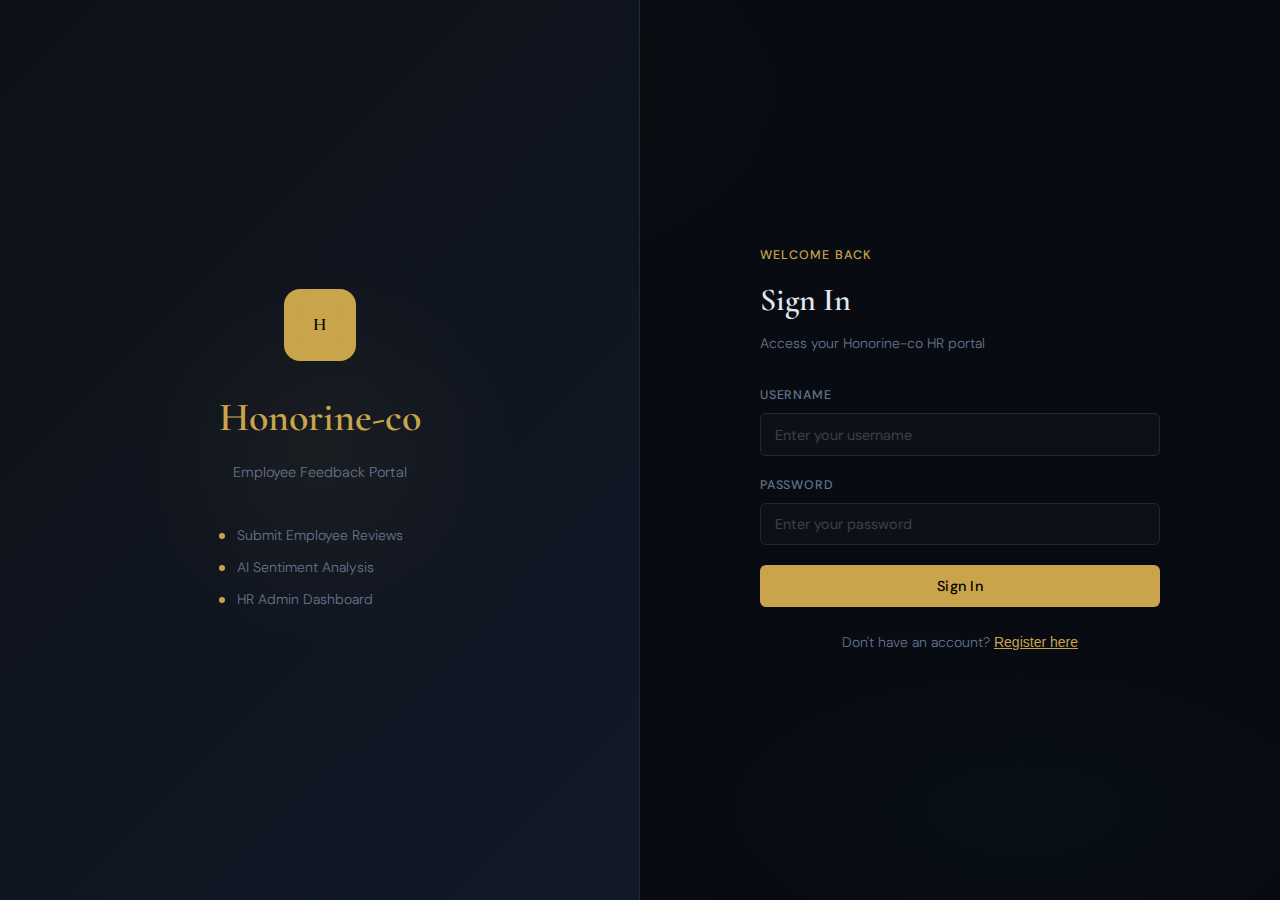
<file: docs/index.html>
<!DOCTYPE html>
<html lang="en">
<head>
    <meta charset="UTF-8">
    <meta name="viewport" content="width=device-width, initial-scale=1.0">
    <title>Honorine-co Employee Feedback &ndash; Submit Review</title>
    <link rel="preconnect" href="https://fonts.googleapis.com">
    <link href="https://fonts.googleapis.com/css2?family=Cormorant+Garamond:wght@300;400;600&family=DM+Sans:wght@300;400;500&display=swap" rel="stylesheet">
    <link rel="stylesheet" href="style.css">
</head>
<body class="app-page">

    <nav class="navbar">
        <div class="nav-brand">
            <span class="logo-mark">H</span>
            <span class="nav-title">Honorine-co</span>
        </div>
        <div class="nav-links">
            <a href="index.html" class="nav-link active">Submit Review</a>
            <a href="analyze.html" class="nav-link">AI Analysis</a>
            <a href="reviews.html" class="nav-link">Reviews</a>
            <span id="adminLink" class="hidden"><a href="admin.html" class="nav-link">Admin</a></span>
        </div>
        <div class="nav-user">
            <span class="user-badge" id="userBadge">&ndash;</span>
            <button class="btn-ghost" onclick="handleLogout()">Sign Out</button>
        </div>
    </nav>

    <main class="main-content">
        <div class="page-header">
            <p class="page-eyebrow">Honorine-co &ndash; HR Portal</p>
            <h1 class="page-title">Submit Employee Review</h1>
            <p class="page-desc">Fill in the form below and click Submit Review. Our AI will automatically analyze the sentiment of your feedback.</p>
        </div>

        <div id="successBanner" class="success-banner hidden">
            <span class="success-icon">&#10003;</span>
            <div>
                <strong>Review submitted successfully!</strong>
                <p>The AI has analyzed the feedback. <a href="reviews.html">View all reviews &rarr;</a></p>
            </div>
        </div>

        <div class="card review-form-card">
            <form id="reviewForm">

                <div class="form-section-title">Employee Information</div>
                <div class="form-row">
                    <div class="field-group">
                        <label class="field-label">Employee First Name *</label>
                        <input type="text" id="firstName" class="field-input" placeholder="e.g. Sarah" required>
                    </div>
                    <div class="field-group">
                        <label class="field-label">Employee Last Name *</label>
                        <input type="text" id="lastName" class="field-input" placeholder="e.g. Johnson" required>
                    </div>
                </div>

                <div class="form-row">
                    <div class="field-group">
                        <label class="field-label">Department *</label>
                        <select id="department" class="field-input" required>
                            <option value="">Select department</option>
                            <option>Engineering</option>
                            <option>Sales</option>
                            <option>Marketing</option>
                            <option>Human Resources</option>
                            <option>Finance</option>
                            <option>Operations</option>
                            <option>Customer Support</option>
                            <option>Other</option>
                        </select>
                    </div>
                    <div class="field-group">
                        <label class="field-label">Job Title</label>
                        <input type="text" id="jobTitle" class="field-input" placeholder="e.g. Senior Developer">
                    </div>
                </div>

                <div class="form-section-title" style="margin-top:1.5rem">Review Details</div>

                <div class="field-group">
                    <label class="field-label">Overall Performance Rating *</label>
                    <div class="star-rating" id="starRating">
                        <button type="button" class="star" data-value="1">&#9733;</button>
                        <button type="button" class="star" data-value="2">&#9733;</button>
                        <button type="button" class="star" data-value="3">&#9733;</button>
                        <button type="button" class="star" data-value="4">&#9733;</button>
                        <button type="button" class="star" data-value="5">&#9733;</button>
                    </div>
                    <span class="rating-label" id="ratingLabel">Click to rate</span>
                    <input type="hidden" id="ratingValue" value="0">
                </div>

                <div class="field-group">
                    <label class="field-label">Review Period</label>
                    <select id="reviewPeriod" class="field-input">
                        <option value="">Select period</option>
                        <option>Q1 2025</option>
                        <option>Q2 2025</option>
                        <option>Q3 2025</option>
                        <option>Q4 2025</option>
                        <option>Annual 2025</option>
                        <option>Annual 2024</option>
                    </select>
                </div>

                <div class="field-group">
                    <label class="field-label">Feedback / Review Comments *</label>
                    <textarea id="feedbackText" class="field-input field-textarea"
                        placeholder="Write your detailed feedback here. Describe the employee's performance, strengths, areas for improvement, contributions, and any other relevant observations..."
                        rows="6" required></textarea>
                    <span class="char-count" id="charCount">0 / 512 characters</span>
                </div>

                <div class="field-group">
                    <label class="field-label">Reviewed By (Your Name)</label>
                    <input type="text" id="reviewerName" class="field-input" placeholder="Your name or leave blank for anonymous">
                </div>

                <div class="form-actions">
                    <button type="button" class="btn-secondary" onclick="clearForm()">Clear Form</button>
                    <button type="submit" class="btn-primary" id="submitBtn">
                        <span class="btn-text">Submit Review</span>
                        <span class="btn-loader hidden">Submitting&#9679;&#9679;&#9679;</span>
                    </button>
                </div>

            </form>
        </div>
    </main>

    <script src="api.js"></script>
    <script>
        let selectedRating = 0;
        const ratingLabels = ['', 'Poor', 'Below Average', 'Average', 'Good', 'Excellent'];

        (async () => {
            const me = await checkAuth();
            if (!me.authenticated) return window.location.href = 'login.html';
            document.getElementById('userBadge').textContent = me.username;
            if (me.is_admin) document.getElementById('adminLink').classList.remove('hidden');
        })();

        document.querySelectorAll('.star').forEach(star => {
            star.addEventListener('click', () => {
                selectedRating = parseInt(star.dataset.value);
                document.getElementById('ratingValue').value = selectedRating;
                document.getElementById('ratingLabel').textContent = ratingLabels[selectedRating];
                document.querySelectorAll('.star').forEach((s, i) => {
                    s.classList.toggle('active', i < selectedRating);
                });
            });
        });

        document.getElementById('feedbackText').addEventListener('input', function () {
            const count = Math.min(this.value.length, 512);
            document.getElementById('charCount').textContent = `${count} / 512 characters`;
            if (count > 450) document.getElementById('charCount').style.color = 'var(--gold)';
            else document.getElementById('charCount').style.color = '';
        });

        document.getElementById('reviewForm').addEventListener('submit', async (e) => {
            e.preventDefault();
            const firstName = document.getElementById('firstName').value.trim();
            const lastName = document.getElementById('lastName').value.trim();
            const feedbackText = document.getElementById('feedbackText').value.trim();

            if (selectedRating === 0) {
                alert('Please select a performance rating before submitting.');
                return;
            }

            const btn = document.getElementById('submitBtn');
            setLoading(btn, true);

            const result = await analyzeFeedback(
                feedbackText,
                `${firstName} ${lastName}`,
                document.getElementById('department').value,
                selectedRating
            );

            setLoading(btn, false);

            if (result.error) {
                alert('Error: ' + result.error);
                return;
            }

            document.getElementById('successBanner').classList.remove('hidden');
            window.scrollTo({ top: 0, behavior: 'smooth' });
            clearForm();
        });

        function clearForm() {
            document.getElementById('reviewForm').reset();
            selectedRating = 0;
            document.getElementById('ratingValue').value = 0;
            document.getElementById('ratingLabel').textContent = 'Click to rate';
            document.querySelectorAll('.star').forEach(s => s.classList.remove('active'));
            document.getElementById('charCount').textContent = '0 / 512 characters';
        }

        function setLoading(btn, loading) {
            btn.querySelector('.btn-text').classList.toggle('hidden', loading);
            btn.querySelector('.btn-loader').classList.toggle('hidden', !loading);
            btn.disabled = loading;
        }

        async function handleLogout() {
            await logoutUser();
            window.location.href = 'login.html';
        }
    </script>
</body>
</html>
</file>
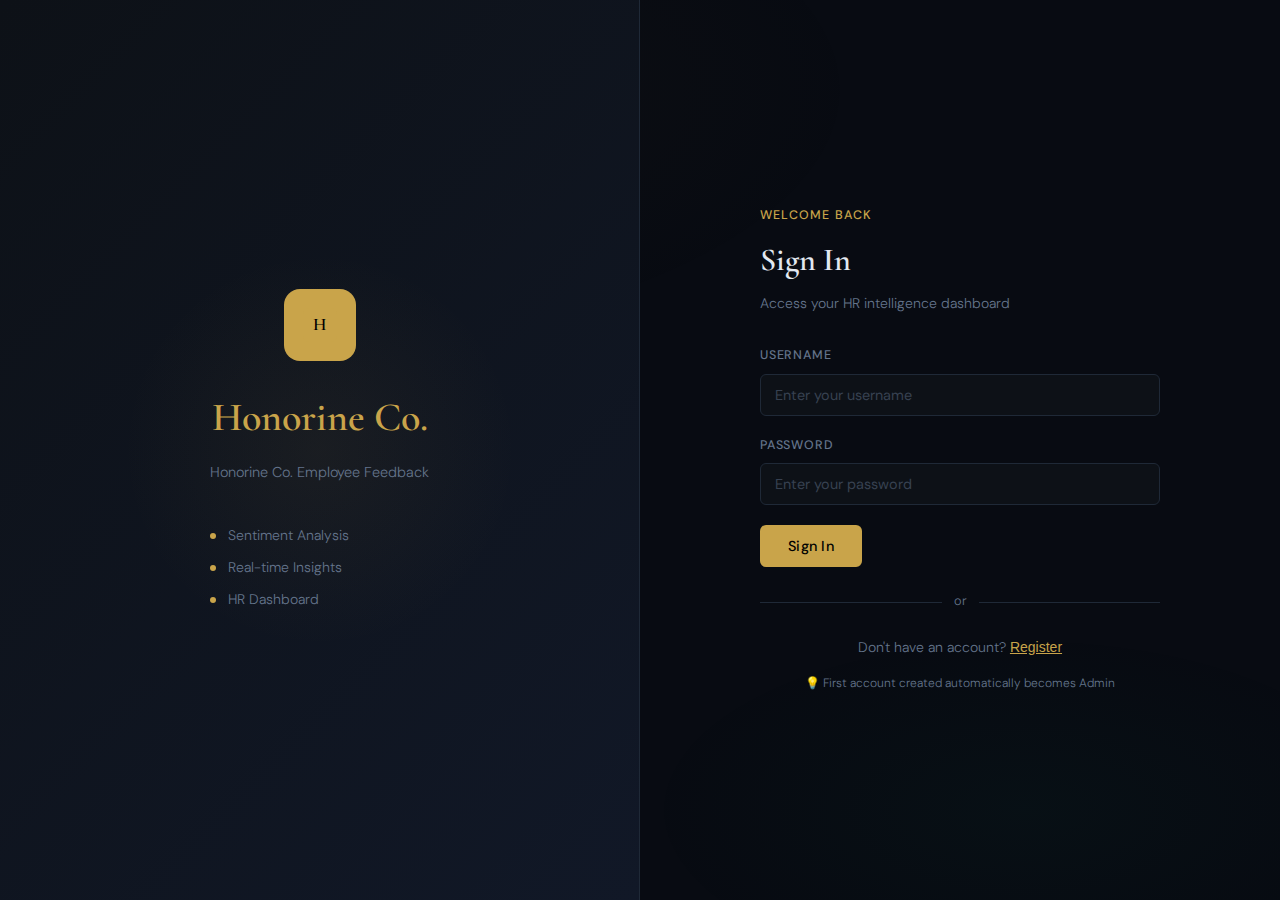
<file: frontend/index.html>
<!DOCTYPE html>
<html lang="en">
<head>
  <meta charset="UTF-8">
  <title>Honorine Co. Employee Reviews</title>
  <link rel="stylesheet" href="style.css">
</head>
<body data-page="dashboard">
  <div id="toast">
    <div id="toastDot"></div>
    <span id="toastMsg"></span>
  </div>

  <header>
    <div>
      <div class="logo" data-i18n="appTitle"></div>
      <div class="subtitle" data-i18n="appSubtitle"></div>
    </div>
    <div style="display:flex;align-items:center;gap:16px;">
      <div class="lang-switcher">
        <button data-lang-btn data-lang-btn="en">EN</button>
        <button data-lang-btn data-lang-btn="fr">FR</button>
        <button data-lang-btn data-lang-btn="rw">RW</button>
        <button data-lang-btn data-lang-btn="sw">SW</button>
      </div>
      <div class="user-info">
        <div class="avatar uavi">H</div>
        <span class="uname">User</span>
        <button class="btn-ghost" onclick="logout()" data-i18n="logout"></button>
      </div>
    </div>
  </header>

  <main>
    <div class="card">
      <h1 data-i18n="heroTitle"></h1>
      <p class="muted" data-i18n="heroBody"></p>

      <div class="dashboard">
        <section>
          <h2 data-i18n="samplesTitle"></h2>
          <div style="display:flex;gap:8px;margin:8px 0 12px;">
            <button class="btn-ghost" onclick="setSample(0)">1</button>
            <button class="btn-ghost" onclick="setSample(1)">2</button>
            <button class="btn-ghost" onclick="setSample(2)">3</button>
          </div>

          <textarea id="feedbackText" placeholder=""></textarea>

          <div id="analyzeErr" class="error"></div>

          <button id="analyzeBtn" class="btn-main" onclick="analyze()">
            <span data-i18n="analyzeBtn"></span>
            <span class="spin" style="display:none;">…</span>
          </button>

          <div id="result" class="result-card">
            <div class="result-top">
              <div id="resultLabel" class="result-label">
                <span class="badge">Positive</span>
              </div>
              <div id="confBadge" class="conf-badge">0% confidence</div>
            </div>
            <p id="resultNote" class="result-note"></p>
          </div>
        </section>

        <aside>
          <div class="hist-section-header">
            <h2 data-i18n="historyTitle"></h2>
            <div class="stats">
              <span><span data-i18n="statsTotal"></span>: <span id="stTotal">0</span></span>
              <span><span data-i18n="statsPos"></span>: <span id="stPos">0</span></span>
              <span><span data-i18n="statsNeg"></span>: <span id="stNeg">0</span></span>
            </div>
          </div>
          <div id="histList"></div>
        </aside>
      </div>
    </div>
  </main>

  <script src="script.js"></script>
</body>
</html>
</file>
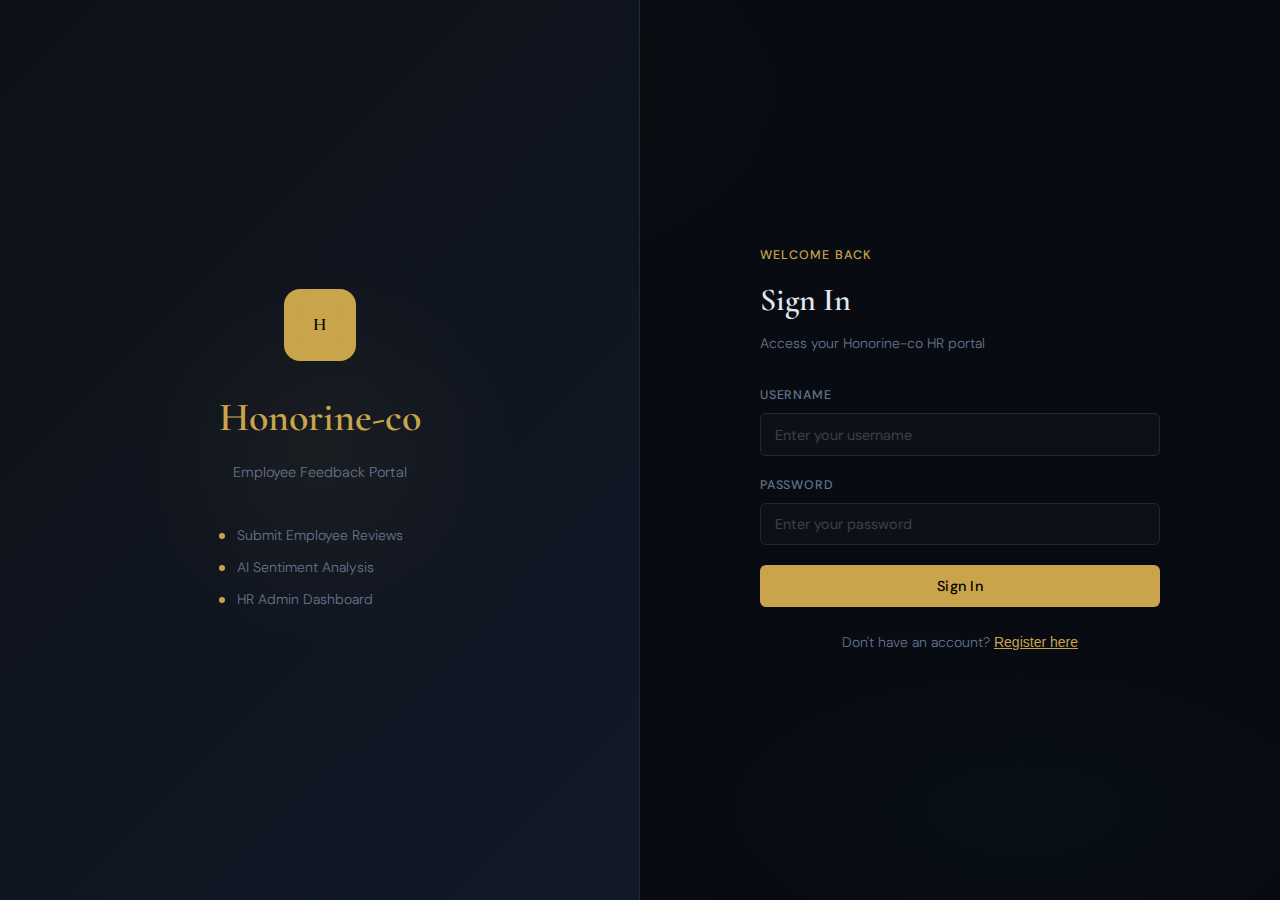
<file: docs/admin.html>
<!DOCTYPE html>
<html lang="en">
<head>
    <meta charset="UTF-8">
    <meta name="viewport" content="width=device-width, initial-scale=1.0">
    <title>Honorine Co. Employee Feedback — Admin</title>
    <link rel="preconnect" href="https://fonts.googleapis.com">
    <link href="https://fonts.googleapis.com/css2?family=Cormorant+Garamond:wght@300;400;600&family=DM+Sans:wght@300;400;500&display=swap" rel="stylesheet">
    <link rel="stylesheet" href="style.css">
</head>
<body class="app-page">

    <nav class="navbar">
        <div class="nav-brand">
            <span class="logo-mark">H</span>
            <span class="nav-title">Honorine Co.</span>
        </div>
        <div class="nav-links">
            <a href="index.html" class="nav-link">Submit Review</a>
            <a href="analyze.html" class="nav-link">AI Analysis</a>
            <a href="reviews.html" class="nav-link">Reviews</a>
            <a href="admin.html" class="nav-link active">Admin</a>
        </div>
        <div class="nav-user">
            <span class="user-badge admin-badge" id="userBadge">Admin</span>
            <button class="btn-ghost" onclick="handleLogout()">Sign Out</button>
        </div>
    </nav>

    <main class="main-content">
        <div class="page-header">
            <p class="page-eyebrow">Control Center</p>
            <h1 class="page-title">Admin Dashboard</h1>
            <p class="page-desc">Organization-wide sentiment overview and feedback management</p>
        </div>

        <div class="stats-grid" id="statsGrid">
            <div class="stat-card">
                <div class="stat-icon">📊</div>
                <div class="stat-body">
                    <div class="stat-val" id="statTotal">—</div>
                    <div class="stat-key">Total Feedback</div>
                </div>
            </div>
            <div class="stat-card stat-positive">
                <div class="stat-icon">✅</div>
                <div class="stat-body">
                    <div class="stat-val" id="statPositive">—</div>
                    <div class="stat-key">Positive</div>
                </div>
            </div>
            <div class="stat-card stat-negative">
                <div class="stat-icon">⚠️</div>
                <div class="stat-body">
                    <div class="stat-val" id="statNegative">—</div>
                    <div class="stat-key">Negative</div>
                </div>
            </div>
            <div class="stat-card stat-rate">
                <div class="stat-icon">📈</div>
                <div class="stat-body">
                    <div class="stat-val" id="statRate">—</div>
                    <div class="stat-key">Positivity Rate</div>
                </div>
            </div>
            <div class="stat-card">
                <div class="stat-icon">👥</div>
                <div class="stat-body">
                    <div class="stat-val" id="statUsers">—</div>
                    <div class="stat-key">Total Users</div>
                </div>
            </div>
        </div>

        <div class="card" style="margin-bottom:2rem">
            <div class="card-header">
                <h2 class="card-title">Department Breakdown</h2>
            </div>
            <div id="deptChart" class="dept-chart"></div>
        </div>

        <div class="card">
            <div class="card-header">
                <h2 class="card-title">All Feedback Records</h2>
                <button class="btn-ghost" onclick="loadData()">↻ Refresh</button>
            </div>
            <div id="feedbackTable" class="table-wrap">
                <div class="loading-state">
                    <div class="loading-spinner"></div>
                    <p>Loading...</p>
                </div>
            </div>
        </div>
    </main>

    <script src="api.js"></script>
    <script>
        (async () => {
            const me = await checkAuth();
            if (!me.authenticated) return window.location.href = 'login.html';
            if (!me.is_admin) return window.location.href = 'index.html';
            document.getElementById('userBadge').textContent = me.username;
            await loadData();
        })();

        async function loadData() {
            const [stats, feedback] = await Promise.all([getStats(), getAllFeedback()]);

            if (!stats.error) {
                document.getElementById('statTotal').textContent = stats.total_feedback;
                document.getElementById('statPositive').textContent = stats.positive;
                document.getElementById('statNegative').textContent = stats.negative;
                document.getElementById('statRate').textContent = stats.positivity_rate + '%';
                document.getElementById('statUsers').textContent = stats.total_users;

                const maxCount = Math.max(...stats.departments.map(d => d.count), 1);
                document.getElementById('deptChart').innerHTML = stats.departments.length === 0
                    ? '<p class="muted-text">No department data yet</p>'
                    : stats.departments.map(d => `
                        <div class="dept-row">
                            <span class="dept-name">${d.name}</span>
                            <div class="dept-bar-wrap">
                                <div class="dept-bar" style="width:${(d.count / maxCount * 100)}%"></div>
                            </div>
                            <span class="dept-count">${d.count}</span>
                        </div>
                    `).join('');
            }

            if (!feedback.error) {
                renderTable(feedback);
            }
        }

        function renderTable(records) {
            if (records.length === 0) {
                document.getElementById('feedbackTable').innerHTML = '<p class="muted-text" style="padding:2rem">No feedback records yet.</p>';
                return;
            }
            document.getElementById('feedbackTable').innerHTML = `
                <table class="data-table">
                    <thead>
                        <tr>
                            <th>Employee</th>
                            <th>Department</th>
                            <th>Sentiment</th>
                            <th>Confidence</th>
                            <th>Submitted By</th>
                            <th>Date</th>
                            <th>Action</th>
                        </tr>
                    </thead>
                    <tbody>
                        ${records.map(r => `
                            <tr>
                                <td class="td-employee">
                                    <div class="employee-avatar small">${r.employee_name.charAt(0)}</div>
                                    ${r.employee_name}
                                </td>
                                <td>${r.department || '—'}</td>
                                <td>
                                    <span class="badge ${r.sentiment === 'POSITIVE' ? 'badge-positive' : 'badge-negative'}">
                                        ${r.sentiment}
                                    </span>
                                </td>
                                <td>${r.confidence}%</td>
                                <td>${r.submitted_by}</td>
                                <td>${r.date}</td>
                                <td>
                                    <button class="btn-danger-sm" onclick="handleDelete(${r.id}, this)">Delete</button>
                                </td>
                            </tr>
                        `).join('')}
                    </tbody>
                </table>
            `;
        }

        async function handleDelete(id, btn) {
            if (!confirm('Delete this feedback record?')) return;
            btn.textContent = '...';
            btn.disabled = true;
            const result = await deleteFeedback(id);
            if (result.message) {
                btn.closest('tr').remove();
            } else {
                alert('Delete failed');
                btn.textContent = 'Delete';
                btn.disabled = false;
            }
        }

        async function handleLogout() {
            await logoutUser();
            window.location.href = 'login.html';
        }
    </script>
</body>
</html>
</file>
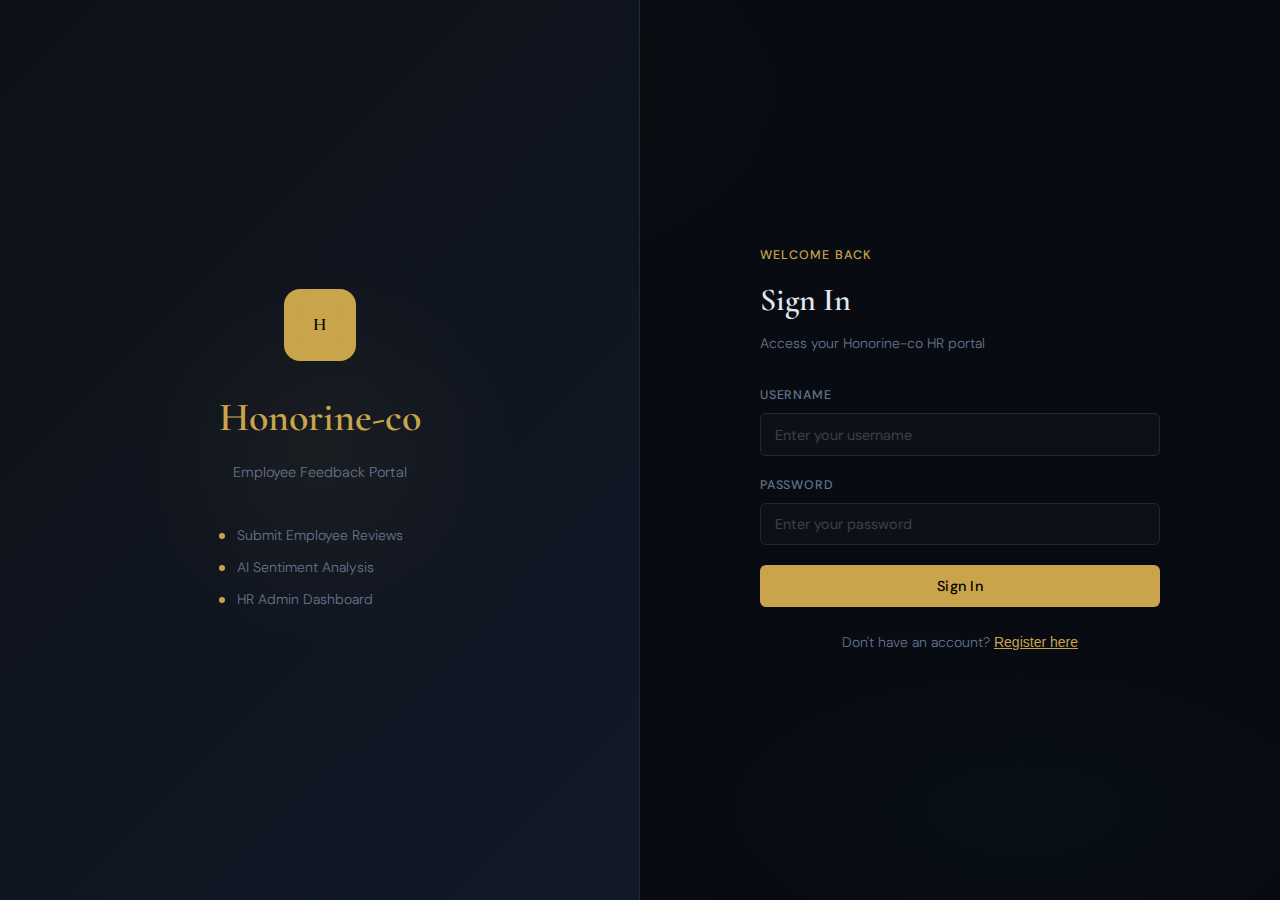
<file: docs/analyze.html>
<!DOCTYPE html>
<html lang="en">
<head>
    <meta charset="UTF-8">
    <meta name="viewport" content="width=device-width, initial-scale=1.0">
    <title>Honorine-co Employee Feedback &ndash; AI Analysis</title>
    <link rel="preconnect" href="https://fonts.googleapis.com">
    <link href="https://fonts.googleapis.com/css2?family=Cormorant+Garamond:wght@300;400;600&family=DM+Sans:wght@300;400;500&display=swap" rel="stylesheet">
    <link rel="stylesheet" href="style.css">
</head>
<body class="app-page">

    <nav class="navbar">
        <div class="nav-brand">
            <span class="logo-mark">H</span>
            <span class="nav-title">Honorine-co</span>
        </div>
        <div class="nav-links">
            <a href="index.html" class="nav-link">Submit Review</a>
            <a href="analyze.html" class="nav-link active">AI Analysis</a>
            <a href="reviews.html" class="nav-link">Reviews</a>
            <span id="adminLink" class="hidden"><a href="admin.html" class="nav-link">Admin</a></span>
        </div>
        <div class="nav-user">
            <span class="user-badge" id="userBadge">&ndash;</span>
            <button class="btn-ghost" onclick="handleLogout()">Sign Out</button>
        </div>
    </nav>

    <main class="main-content">
        <div class="page-header">
            <p class="page-eyebrow">TextBlob NLP &ndash; Sentiment Engine</p>
            <h1 class="page-title">AI Sentiment Analysis</h1>
            <p class="page-desc">Paste any employee feedback text below and instantly receive an AI-powered sentiment score.</p>
        </div>

        <div class="content-grid">
            <div class="card analysis-card">
                <div class="card-header">
                    <h2 class="card-title">Analyze Text</h2>
                    <div class="ai-badge">
                        <span class="ai-dot"></span> AI Ready
                    </div>
                </div>

                <form id="analysisForm">
                    <div class="form-row">
                        <div class="field-group">
                            <label class="field-label">Employee Name</label>
                            <input type="text" id="employeeName" class="field-input" placeholder="Full name" required>
                        </div>
                        <div class="field-group">
                            <label class="field-label">Department</label>
                            <select id="department" class="field-input">
                                <option value="">Select department</option>
                                <option>Engineering</option>
                                <option>Sales</option>
                                <option>Marketing</option>
                                <option>Human Resources</option>
                                <option>Finance</option>
                                <option>Operations</option>
                                <option>Customer Support</option>
                                <option>Other</option>
                            </select>
                        </div>
                    </div>

                    <div class="field-group">
                        <label class="field-label">Feedback Text to Analyze</label>
                        <textarea id="feedbackText" class="field-input field-textarea"
                            placeholder="Paste or type the feedback text here..."
                            rows="5" required></textarea>
                        <span class="char-count" id="charCount">0 / 512 characters</span>
                    </div>

                    <button type="submit" class="btn-primary btn-full" id="analyzeBtn">
                        <span class="btn-text">&#9889; Analyze with AI</span>
                        <span class="btn-loader hidden">Analyzing&#9679;&#9679;&#9679;</span>
                    </button>
                </form>
            </div>

            <div class="card result-card" id="resultCard">
                <div class="result-empty" id="resultEmpty">
                    <div class="result-empty-icon">&#129504;</div>
                    <p>Submit feedback to see AI analysis results here</p>
                </div>

                <div class="result-content hidden" id="resultContent">
                    <div class="card-header">
                        <h2 class="card-title">Analysis Result</h2>
                    </div>

                    <div class="sentiment-display" id="sentimentDisplay">
                        <div class="sentiment-icon" id="sentimentIcon">&ndash;</div>
                        <div class="sentiment-info">
                            <span class="sentiment-label" id="sentimentLabel">&ndash;</span>
                            <span class="sentiment-sub">AI Sentiment</span>
                        </div>
                        <div class="confidence-ring" id="confidenceRing">
                            <svg viewBox="0 0 44 44">
                                <circle cx="22" cy="22" r="18" fill="none" stroke="#1a1a2e" stroke-width="4"/>
                                <circle cx="22" cy="22" r="18" fill="none" stroke="currentColor" stroke-width="4"
                                    stroke-dasharray="113" stroke-dashoffset="113"
                                    id="confidenceArc" transform="rotate(-90 22 22)"/>
                            </svg>
                            <span id="confidenceText">0%</span>
                        </div>
                    </div>

                    <div class="result-details">
                        <div class="detail-row">
                            <span class="detail-key">Employee</span>
                            <span class="detail-val" id="resEmployee">&ndash;</span>
                        </div>
                        <div class="detail-row">
                            <span class="detail-key">Confidence</span>
                            <span class="detail-val" id="resConfidence">&ndash;</span>
                        </div>
                        <div class="detail-row">
                            <span class="detail-key">Model</span>
                            <span class="detail-val">TextBlob Sentiment</span>
                        </div>
                    </div>

                    <div class="insight-box" id="insightBox">
                        <p class="insight-text" id="insightText">&ndash;</p>
                    </div>

                    <button class="btn-secondary btn-full" onclick="resetForm()">Analyze Another</button>
                </div>
            </div>
        </div>
    </main>

    <script src="api.js"></script>
    <script>
        (async () => {
            const me = await checkAuth();
            if (!me.authenticated) return window.location.href = 'login.html';
            document.getElementById('userBadge').textContent = me.username;
            if (me.is_admin) document.getElementById('adminLink').classList.remove('hidden');
        })();

        document.getElementById('feedbackText').addEventListener('input', function () {
            const count = Math.min(this.value.length, 512);
            document.getElementById('charCount').textContent = `${count} / 512 characters`;
        });

        document.getElementById('analysisForm').addEventListener('submit', async (e) => {
            e.preventDefault();
            const btn = document.getElementById('analyzeBtn');
            setLoading(btn, true);
            const result = await analyzeFeedback(
                document.getElementById('feedbackText').value,
                document.getElementById('employeeName').value,
                document.getElementById('department').value,
                0
            );
            setLoading(btn, false);
            if (result.error) { alert('Error: ' + result.error); return; }
            showResult(result);
        });

        function showResult(data) {
            document.getElementById('resultEmpty').classList.add('hidden');
            document.getElementById('resultContent').classList.remove('hidden');
            const isPositive = data.sentiment === 'POSITIVE';
            const display = document.getElementById('sentimentDisplay');
            display.className = `sentiment-display ${isPositive ? 'sentiment-positive' : 'sentiment-negative'}`;
            document.getElementById('sentimentIcon').textContent = isPositive ? '\uD83D\uDE0A' : '\uD83D\uDE1F';
            document.getElementById('sentimentLabel').textContent = data.sentiment;
            document.getElementById('resEmployee').textContent = data.employee_name;
            document.getElementById('resConfidence').textContent = `${data.confidence}%`;
            const arc = document.getElementById('confidenceArc');
            arc.style.strokeDashoffset = 113 - (113 * data.confidence / 100);
            document.getElementById('confidenceText').textContent = `${Math.round(data.confidence)}%`;
            const insights = {
                POSITIVE: [
                    "Strong satisfaction signals detected. Consider this employee for leadership opportunities.",
                    "Positive indicators found. This employee appears engaged and motivated."
                ],
                NEGATIVE: [
                    "Concerning sentiment detected. Consider scheduling a 1-on-1 check-in.",
                    "Negative indicators present. HR follow-up is recommended."
                ]
            };
            const pool = insights[data.sentiment];
            document.getElementById('insightText').textContent = pool[Math.floor(Math.random() * pool.length)];
        }

        function resetForm() {
            document.getElementById('analysisForm').reset();
            document.getElementById('resultEmpty').classList.remove('hidden');
            document.getElementById('resultContent').classList.add('hidden');
        }

        function setLoading(btn, loading) {
            btn.querySelector('.btn-text').classList.toggle('hidden', loading);
            btn.querySelector('.btn-loader').classList.toggle('hidden', !loading);
            btn.disabled = loading;
        }

        async function handleLogout() {
            await logoutUser();
            window.location.href = 'login.html';
        }
    </script>
</body>
</html>
</file>
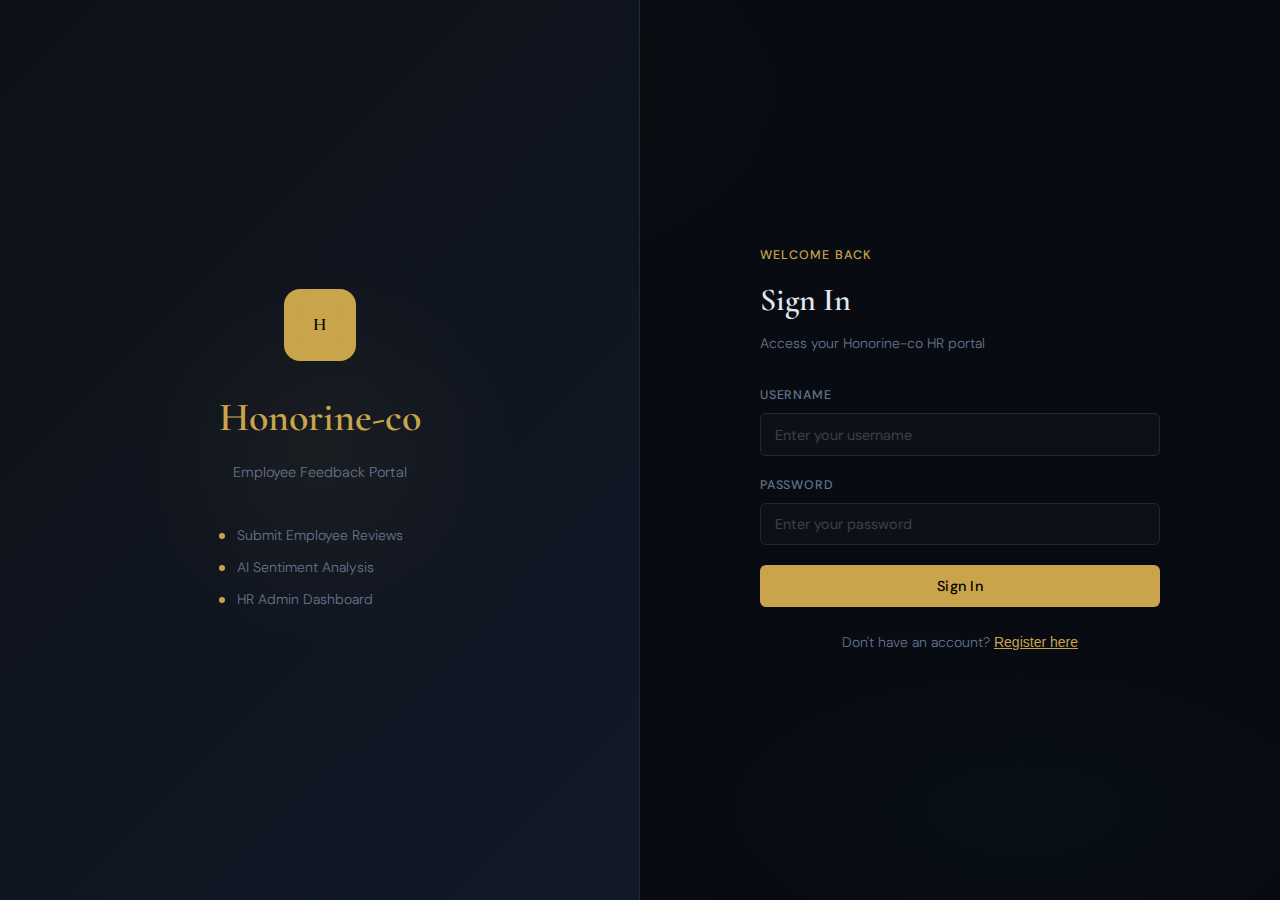
<file: docs/login.html>
<!DOCTYPE html>
<html lang="en">
<head>
    <meta charset="UTF-8">
    <meta name="viewport" content="width=device-width, initial-scale=1.0">
    <title>Honorine-co Employee Feedback &ndash; Sign In</title>
    <link rel="preconnect" href="https://fonts.googleapis.com">
    <link href="https://fonts.googleapis.com/css2?family=Cormorant+Garamond:wght@300;400;600&family=DM+Sans:wght@300;400;500&display=swap" rel="stylesheet">
    <link rel="stylesheet" href="style.css">
</head>
<body class="auth-page">

    <div class="auth-split">
        <div class="auth-brand">
            <div class="brand-content">
                <div class="brand-logo">
                    <span class="logo-mark">H</span>
                </div>
                <h1 class="brand-name">Honorine-co</h1>
                <p class="brand-tagline">Employee Feedback Portal</p>
                <div class="brand-features">
                    <div class="feature-item"><span class="feat-dot"></span>Submit Employee Reviews</div>
                    <div class="feature-item"><span class="feat-dot"></span>AI Sentiment Analysis</div>
                    <div class="feature-item"><span class="feat-dot"></span>HR Admin Dashboard</div>
                </div>
            </div>
            <div class="brand-bg-decoration"></div>
        </div>

        <div class="auth-form-panel">
            <div class="auth-form-wrap">

                <div id="authMessage" class="auth-message hidden"></div>

                <div id="loginSection">
                    <div class="form-header">
                        <p class="form-eyebrow">Welcome back</p>
                        <h2 class="form-title">Sign In</h2>
                        <p class="form-sub">Access your Honorine-co HR portal</p>
                    </div>
                    <form id="loginForm" class="auth-form">
                        <div class="field-group">
                            <label class="field-label">Username</label>
                            <input type="text" id="loginUsername" class="field-input" placeholder="Enter your username" autocomplete="username" required>
                        </div>
                        <div class="field-group">
                            <label class="field-label">Password</label>
                            <input type="password" id="loginPassword" class="field-input" placeholder="Enter your password" autocomplete="current-password" required>
                        </div>
                        <button type="submit" class="btn-primary btn-full" id="loginBtn">
                            <span class="btn-text">Sign In</span>
                            <span class="btn-loader hidden">&#9679;&#9679;&#9679;</span>
                        </button>
                    </form>
                    <div class="toggle-wrap">
                        <p>Don't have an account? <button class="toggle-btn" onclick="showSection('register')">Register here</button></p>
                    </div>
                </div>

                <div id="registerSection" class="hidden">
                    <div class="form-header">
                        <p class="form-eyebrow">New account</p>
                        <h2 class="form-title">Register</h2>
                        <p class="form-sub">Create your Honorine-co HR portal account</p>
                    </div>
                    <form id="registerForm" class="auth-form">
                        <div class="field-group">
                            <label class="field-label">Full Name</label>
                            <input type="text" id="regFullName" class="field-input" placeholder="Your full name" required>
                        </div>
                        <div class="field-group">
                            <label class="field-label">Username</label>
                            <input type="text" id="regUsername" class="field-input" placeholder="Choose a username" required>
                        </div>
                        <div class="field-group">
                            <label class="field-label">Department</label>
                            <select id="regDepartment" class="field-input">
                                <option value="">Select your department</option>
                                <option>Engineering</option>
                                <option>Sales</option>
                                <option>Marketing</option>
                                <option>Human Resources</option>
                                <option>Finance</option>
                                <option>Operations</option>
                                <option>Customer Support</option>
                                <option>Other</option>
                            </select>
                        </div>
                        <div class="field-group">
                            <label class="field-label">Password</label>
                            <input type="password" id="regPassword" class="field-input" placeholder="Choose a password" required>
                        </div>
                        <div class="field-group">
                            <label class="field-label">Confirm Password</label>
                            <input type="password" id="regPasswordConfirm" class="field-input" placeholder="Repeat your password" required>
                        </div>
                        <button type="submit" class="btn-primary btn-full" id="registerBtn">
                            <span class="btn-text">Create Account</span>
                            <span class="btn-loader hidden">&#9679;&#9679;&#9679;</span>
                        </button>
                    </form>
                    <div class="toggle-wrap">
                        <p>Already have an account? <button class="toggle-btn" onclick="showSection('login')">Sign in here</button></p>
                    </div>
                </div>

            </div>
        </div>
    </div>

    <script src="api.js"></script>
    <script>
        function showSection(which) {
            document.getElementById('loginSection').classList.toggle('hidden', which !== 'login');
            document.getElementById('registerSection').classList.toggle('hidden', which !== 'register');
            document.getElementById('authMessage').className = 'auth-message hidden';
        }

        function showMessage(msg, type) {
            const el = document.getElementById('authMessage');
            el.textContent = msg;
            el.className = `auth-message ${type}`;
        }

        function setLoading(btn, loading) {
            btn.querySelector('.btn-text').classList.toggle('hidden', loading);
            btn.querySelector('.btn-loader').classList.toggle('hidden', !loading);
            btn.disabled = loading;
        }

        document.getElementById('loginForm').addEventListener('submit', async (e) => {
            e.preventDefault();
            const btn = document.getElementById('loginBtn');
            setLoading(btn, true);
            const result = await loginUser(
                document.getElementById('loginUsername').value,
                document.getElementById('loginPassword').value
            );
            setLoading(btn, false);
            if (result.error) {
                showMessage(result.error, 'error');
            } else {
                showMessage('Login successful! Redirecting...', 'success');
                setTimeout(() => {
                    window.location.href = result.is_admin ? 'admin.html' : 'index.html';
                }, 700);
            }
        });

        document.getElementById('registerForm').addEventListener('submit', async (e) => {
            e.preventDefault();
            const password = document.getElementById('regPassword').value;
            const confirm = document.getElementById('regPasswordConfirm').value;
            if (password !== confirm) {
                showMessage('Passwords do not match.', 'error');
                return;
            }
            const btn = document.getElementById('registerBtn');
            setLoading(btn, true);
            const result = await registerUser(
                document.getElementById('regUsername').value,
                password
            );
            setLoading(btn, false);
            if (result.error) {
                showMessage(result.error, 'error');
            } else {
                showMessage('Account created! Please sign in.', 'success');
                setTimeout(() => showSection('login'), 1200);
            }
        });

        (async () => {
            const me = await checkAuth();
            if (me.authenticated) {
                window.location.href = me.is_admin ? 'admin.html' : 'index.html';
            }
        })();
    </script>
</body>
</html>
</file>
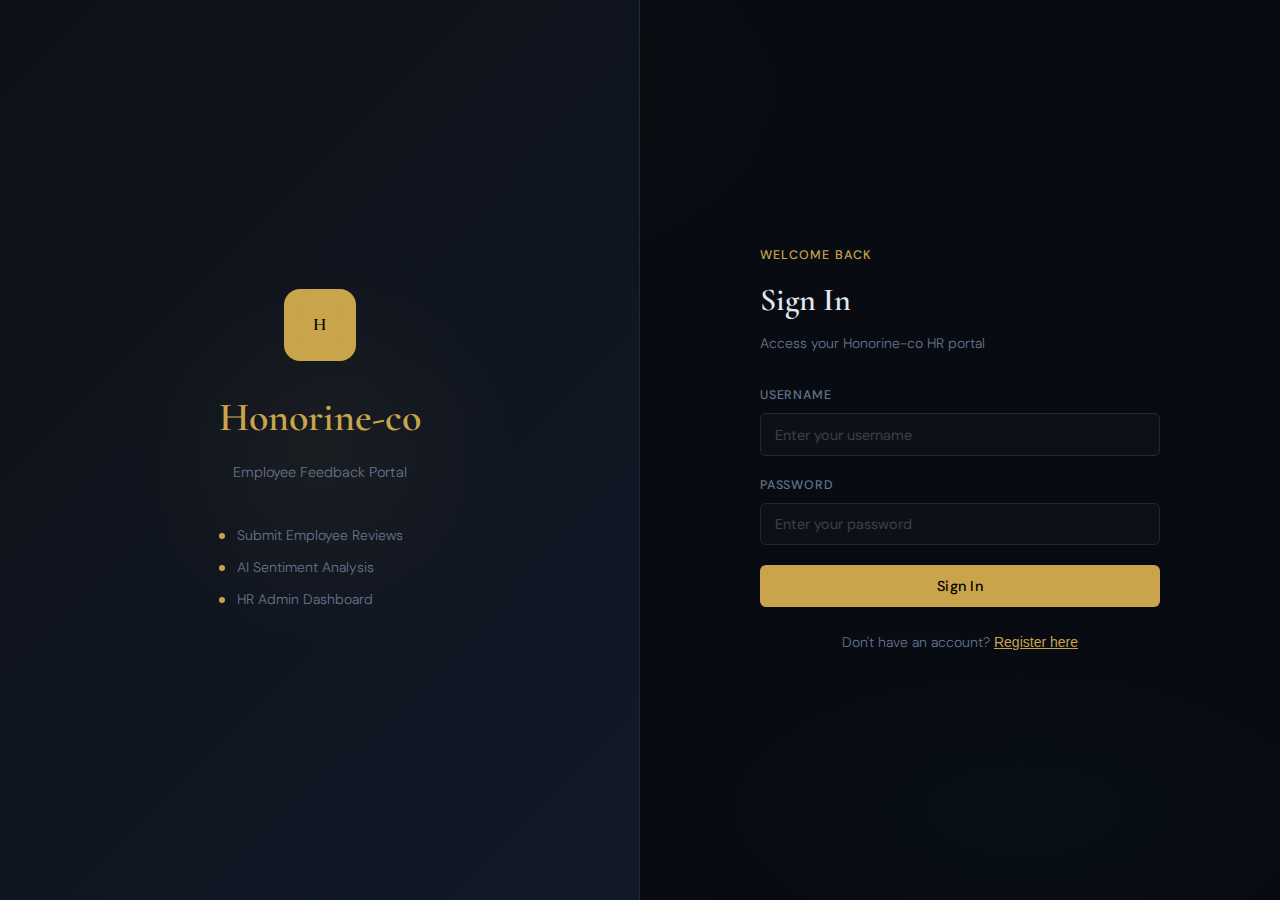
<file: docs/reviews.html>
<!DOCTYPE html>
<html lang="en">
<head>
    <meta charset="UTF-8">
    <meta name="viewport" content="width=device-width, initial-scale=1.0">
    <title>Honorine Co. Employee Feedback — Reviews</title>
    <link rel="preconnect" href="https://fonts.googleapis.com">
    <link href="https://fonts.googleapis.com/css2?family=Cormorant+Garamond:wght@300;400;600&family=DM+Sans:wght@300;400;500&display=swap" rel="stylesheet">
    <link rel="stylesheet" href="style.css">
</head>
<body class="app-page">

    <nav class="navbar">
        <div class="nav-brand">
            <span class="logo-mark">H</span>
            <span class="nav-title">Honorine Co.</span>
        </div>
        <div class="nav-links">
            <a href="index.html" class="nav-link">Submit Review</a>
            <a href="analyze.html" class="nav-link">AI Analysis</a>
            <a href="reviews.html" class="nav-link active">Reviews</a>
            <span id="adminLink" class="hidden"><a href="admin.html" class="nav-link">Admin</a></span>
        </div>
        <div class="nav-user">
            <span class="user-badge" id="userBadge">—</span>
            <button class="btn-ghost" onclick="handleLogout()">Sign Out</button>
        </div>
    </nav>

    <main class="main-content">
        <div class="page-header">
            <p class="page-eyebrow">Feedback History</p>
            <h1 class="page-title">Reviews</h1>
            <p class="page-desc">Browse all analyzed employee feedback records</p>
        </div>

        <div class="filter-bar">
            <div class="filter-group">
                <button class="filter-btn active" data-filter="all">All</button>
                <button class="filter-btn" data-filter="POSITIVE">Positive</button>
                <button class="filter-btn" data-filter="NEGATIVE">Negative</button>
            </div>
            <div class="search-wrap">
                <input type="text" id="searchInput" class="field-input search-input" placeholder="Search employee name...">
            </div>
        </div>

        <div class="mini-stats" id="miniStats">
            <div class="mini-stat">
                <span class="mini-stat-val" id="statTotal">—</span>
                <span class="mini-stat-key">Total</span>
            </div>
            <div class="mini-stat">
                <span class="mini-stat-val positive" id="statPos">—</span>
                <span class="mini-stat-key">Positive</span>
            </div>
            <div class="mini-stat">
                <span class="mini-stat-val negative" id="statNeg">—</span>
                <span class="mini-stat-key">Negative</span>
            </div>
        </div>

        <div class="reviews-grid" id="reviewsGrid">
            <div class="loading-state">
                <div class="loading-spinner"></div>
                <p>Loading feedback records...</p>
            </div>
        </div>
    </main>

    <script src="api.js"></script>
    <script>
        let allReviews = [];
        let activeFilter = 'all';

        (async () => {
            const me = await checkAuth();
            if (!me.authenticated) return window.location.href = 'login.html';
            document.getElementById('userBadge').textContent = me.username;
            if (me.is_admin) document.getElementById('adminLink').classList.remove('hidden');
            await loadReviewsData();
        })();

        async function loadReviewsData() {
            allReviews = await getAllFeedback();
            if (allReviews.error) {
                document.getElementById('reviewsGrid').innerHTML = `<p class="error-text">${allReviews.error}</p>`;
                return;
            }
            const pos = allReviews.filter(r => r.sentiment === 'POSITIVE').length;
            const neg = allReviews.filter(r => r.sentiment === 'NEGATIVE').length;
            document.getElementById('statTotal').textContent = allReviews.length;
            document.getElementById('statPos').textContent = pos;
            document.getElementById('statNeg').textContent = neg;
            renderReviews(allReviews);
        }

        function renderReviews(reviews) {
            const grid = document.getElementById('reviewsGrid');
            if (reviews.length === 0) {
                grid.innerHTML = `<div class="empty-state"><div class="empty-icon">📋</div><p>No feedback records found</p><a href="index.html" class="btn-primary" style="display:inline-block;margin-top:1rem;padding:0.7rem 1.5rem">Add First Review</a></div>`;
                return;
            }
            grid.innerHTML = reviews.map(r => `
                <div class="review-card ${r.sentiment === 'POSITIVE' ? 'review-positive' : 'review-negative'}">
                    <div class="review-header">
                        <div class="review-employee">
                            <div class="employee-avatar">${r.employee_name.charAt(0).toUpperCase()}</div>
                            <div>
                                <div class="employee-name">${r.employee_name}</div>
                                <div class="employee-dept">${r.department || 'Unspecified'}</div>
                            </div>
                        </div>
                        <div class="review-sentiment-badge ${r.sentiment === 'POSITIVE' ? 'badge-positive' : 'badge-negative'}">
                            ${r.sentiment === 'POSITIVE' ? '↑' : '↓'} ${r.sentiment}
                        </div>
                    </div>
                    <p class="review-text">"${r.text.length > 180 ? r.text.slice(0, 180) + '…' : r.text}"</p>
                    <div class="review-footer">
                        <span class="review-meta">${r.date}</span>
                        <span class="review-meta">${r.confidence}% confidence</span>
                        ${r.rating ? `<span class="review-meta">${'★'.repeat(r.rating)}${'☆'.repeat(5 - r.rating)}</span>` : ''}
                    </div>
                </div>
            `).join('');
        }

        document.querySelectorAll('.filter-btn').forEach(btn => {
            btn.addEventListener('click', () => {
                document.querySelectorAll('.filter-btn').forEach(b => b.classList.remove('active'));
                btn.classList.add('active');
                activeFilter = btn.dataset.filter;
                applyFilters();
            });
        });

        document.getElementById('searchInput').addEventListener('input', applyFilters);

        function applyFilters() {
            const search = document.getElementById('searchInput').value.toLowerCase();
            let filtered = allReviews;
            if (activeFilter !== 'all') filtered = filtered.filter(r => r.sentiment === activeFilter);
            if (search) filtered = filtered.filter(r => r.employee_name.toLowerCase().includes(search));
            renderReviews(filtered);
        }

        async function handleLogout() {
            await logoutUser();
            window.location.href = 'login.html';
        }
    </script>
</body>
</html>
</file>
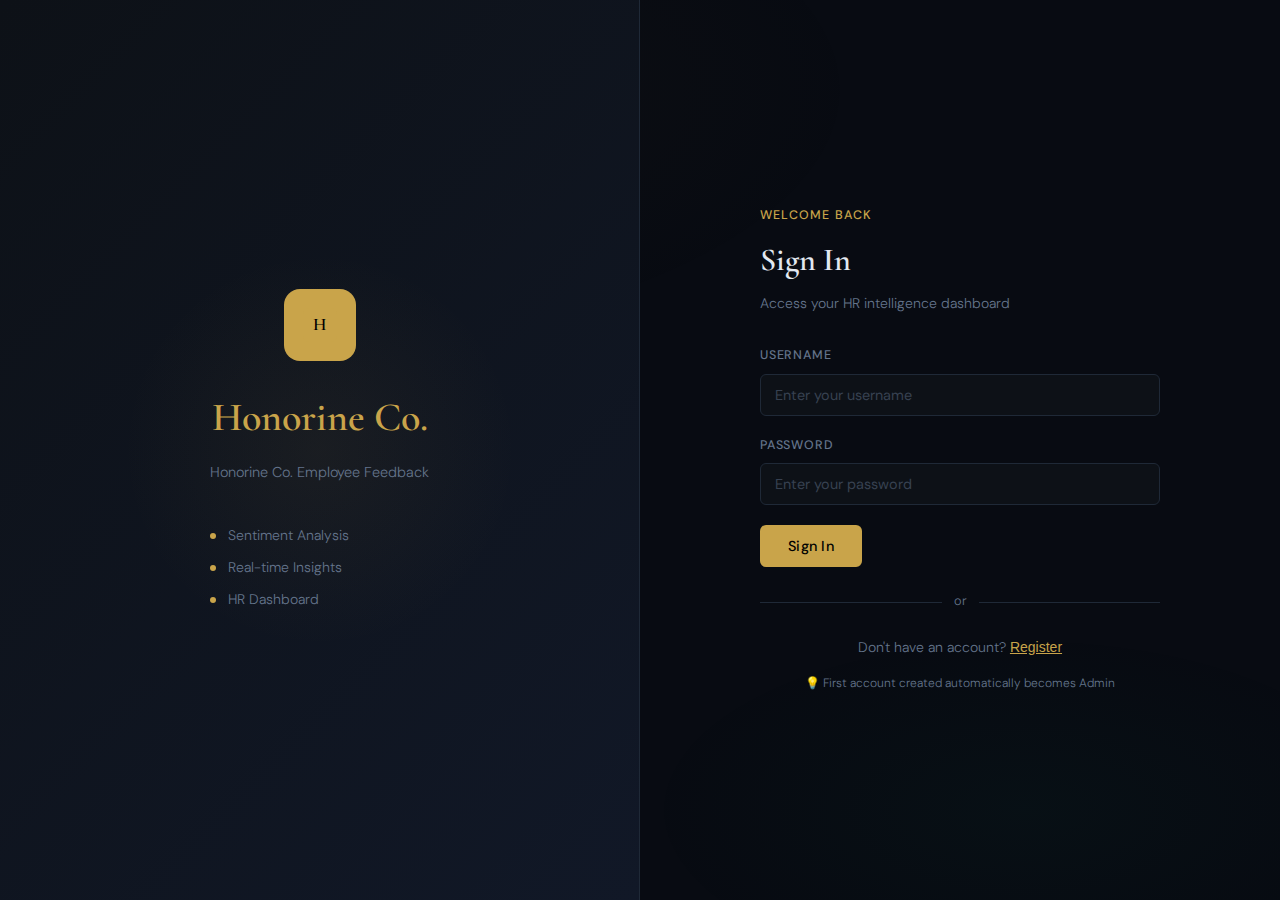
<file: frontend/analyze.html>
<!DOCTYPE html>
<html lang="en">
<head>
    <meta charset="UTF-8">
    <meta name="viewport" content="width=device-width, initial-scale=1.0">
    <title>Honorine Co. Employee Feedback — AI Analysis</title>
    <link rel="preconnect" href="https://fonts.googleapis.com">
    <link href="https://fonts.googleapis.com/css2?family=Cormorant+Garamond:wght@300;400;600&family=DM+Sans:wght@300;400;500&display=swap" rel="stylesheet">
    <link rel="stylesheet" href="style.css">
</head>
<body class="app-page">

    <nav class="navbar">
        <div class="nav-brand">
            <span class="logo-mark">H</span>
            <span class="nav-title">Honorine Co.</span>
        </div>
        <div class="nav-links">
            <a href="index.html" class="nav-link">Submit Review</a>
            <a href="analyze.html" class="nav-link active">AI Analysis</a>
            <a href="reviews.html" class="nav-link">Reviews</a>
            <span id="adminLink" class="hidden"><a href="admin.html" class="nav-link">Admin</a></span>
        </div>
        <div class="nav-user">
            <span class="user-badge" id="userBadge">—</span>
            <button class="btn-ghost" onclick="handleLogout()">Sign Out</button>
        </div>
    </nav>

    <main class="main-content">
        <div class="page-header">
            <p class="page-eyebrow">DistilBERT — Hugging Face</p>
            <h1 class="page-title">AI Sentiment Analysis</h1>
            <p class="page-desc">Paste any employee feedback text below and instantly receive an AI-powered sentiment score.</p>
        </div>

        <div class="content-grid">
            <div class="card analysis-card">
                <div class="card-header">
                    <h2 class="card-title">Analyze Text</h2>
                    <div class="ai-badge">
                        <span class="ai-dot"></span> AI Ready
                    </div>
                </div>

                <form id="analysisForm">
                    <div class="form-row">
                        <div class="field-group">
                            <label class="field-label">Employee Name</label>
                            <input type="text" id="employeeName" class="field-input" placeholder="Full name" required>
                        </div>
                        <div class="field-group">
                            <label class="field-label">Department</label>
                            <select id="department" class="field-input">
                                <option value="">Select department</option>
                                <option>Engineering</option>
                                <option>Sales</option>
                                <option>Marketing</option>
                                <option>Human Resources</option>
                                <option>Finance</option>
                                <option>Operations</option>
                                <option>Customer Support</option>
                                <option>Other</option>
                            </select>
                        </div>
                    </div>

                    <div class="field-group">
                        <label class="field-label">Feedback Text to Analyze</label>
                        <textarea id="feedbackText" class="field-input field-textarea"
                            placeholder="Paste or type the feedback text here..."
                            rows="5" required></textarea>
                        <span class="char-count" id="charCount">0 / 512 characters</span>
                    </div>

                    <button type="submit" class="btn-primary btn-full" id="analyzeBtn">
                        <span class="btn-text">⚡ Analyze with AI</span>
                        <span class="btn-loader hidden">Analyzing●●●</span>
                    </button>
                </form>
            </div>

            <div class="card result-card" id="resultCard">
                <div class="result-empty" id="resultEmpty">
                    <div class="result-empty-icon">🧠</div>
                    <p>Submit feedback to see AI analysis results here</p>
                </div>

                <div class="result-content hidden" id="resultContent">
                    <div class="card-header">
                        <h2 class="card-title">Analysis Result</h2>
                    </div>

                    <div class="sentiment-display" id="sentimentDisplay">
                        <div class="sentiment-icon" id="sentimentIcon">—</div>
                        <div class="sentiment-info">
                            <span class="sentiment-label" id="sentimentLabel">—</span>
                            <span class="sentiment-sub">AI Sentiment</span>
                        </div>
                        <div class="confidence-ring" id="confidenceRing">
                            <svg viewBox="0 0 44 44">
                                <circle cx="22" cy="22" r="18" fill="none" stroke="#1a1a2e" stroke-width="4"/>
                                <circle cx="22" cy="22" r="18" fill="none" stroke="currentColor" stroke-width="4"
                                    stroke-dasharray="113" stroke-dashoffset="113"
                                    id="confidenceArc" transform="rotate(-90 22 22)"/>
                            </svg>
                            <span id="confidenceText">0%</span>
                        </div>
                    </div>

                    <div class="result-details">
                        <div class="detail-row">
                            <span class="detail-key">Employee</span>
                            <span class="detail-val" id="resEmployee">—</span>
                        </div>
                        <div class="detail-row">
                            <span class="detail-key">Confidence</span>
                            <span class="detail-val" id="resConfidence">—</span>
                        </div>
                        <div class="detail-row">
                            <span class="detail-key">Model</span>
                            <span class="detail-val">DistilBERT SST-2</span>
                        </div>
                    </div>

                    <div class="insight-box" id="insightBox">
                        <p class="insight-text" id="insightText">—</p>
                    </div>

                    <button class="btn-secondary btn-full" onclick="resetForm()">Analyze Another</button>
                </div>
            </div>
        </div>
    </main>

    <script src="api.js"></script>
    <script>
        (async () => {
            const me = await checkAuth();
            if (!me.authenticated) return window.location.href = 'login.html';
            document.getElementById('userBadge').textContent = me.username;
            if (me.is_admin) document.getElementById('adminLink').classList.remove('hidden');
        })();

        document.getElementById('feedbackText').addEventListener('input', function () {
            const count = Math.min(this.value.length, 512);
            document.getElementById('charCount').textContent = `${count} / 512 characters`;
        });

        document.getElementById('analysisForm').addEventListener('submit', async (e) => {
            e.preventDefault();
            const btn = document.getElementById('analyzeBtn');
            setLoading(btn, true);
            const result = await analyzeFeedback(
                document.getElementById('feedbackText').value,
                document.getElementById('employeeName').value,
                document.getElementById('department').value,
                0
            );
            setLoading(btn, false);
            if (result.error) { alert('Error: ' + result.error); return; }
            showResult(result);
        });

        function showResult(data) {
            document.getElementById('resultEmpty').classList.add('hidden');
            document.getElementById('resultContent').classList.remove('hidden');
            const isPositive = data.sentiment === 'POSITIVE';
            const display = document.getElementById('sentimentDisplay');
            display.className = `sentiment-display ${isPositive ? 'sentiment-positive' : 'sentiment-negative'}`;
            document.getElementById('sentimentIcon').textContent = isPositive ? '😊' : '😟';
            document.getElementById('sentimentLabel').textContent = data.sentiment;
            document.getElementById('resEmployee').textContent = data.employee_name;
            document.getElementById('resConfidence').textContent = `${data.confidence}%`;
            const arc = document.getElementById('confidenceArc');
            arc.style.strokeDashoffset = 113 - (113 * data.confidence / 100);
            document.getElementById('confidenceText').textContent = `${Math.round(data.confidence)}%`;
            const insights = {
                POSITIVE: ["Strong satisfaction signals detected. Consider this employee for leadership opportunities.", "Positive indicators found. This employee appears engaged and motivated."],
                NEGATIVE: ["Concerning sentiment detected. Consider scheduling a 1-on-1 check-in.", "Negative indicators present. HR follow-up is recommended."]
            };
            const pool = insights[data.sentiment];
            document.getElementById('insightText').textContent = pool[Math.floor(Math.random() * pool.length)];
        }

        function resetForm() {
            document.getElementById('analysisForm').reset();
            document.getElementById('resultEmpty').classList.remove('hidden');
            document.getElementById('resultContent').classList.add('hidden');
        }

        function setLoading(btn, loading) {
            btn.querySelector('.btn-text').classList.toggle('hidden', loading);
            btn.querySelector('.btn-loader').classList.toggle('hidden', !loading);
            btn.disabled = loading;
        }

        async function handleLogout() {
            await logoutUser();
            window.location.href = 'login.html';
        }
    </script>
</body>
</html>
</file>
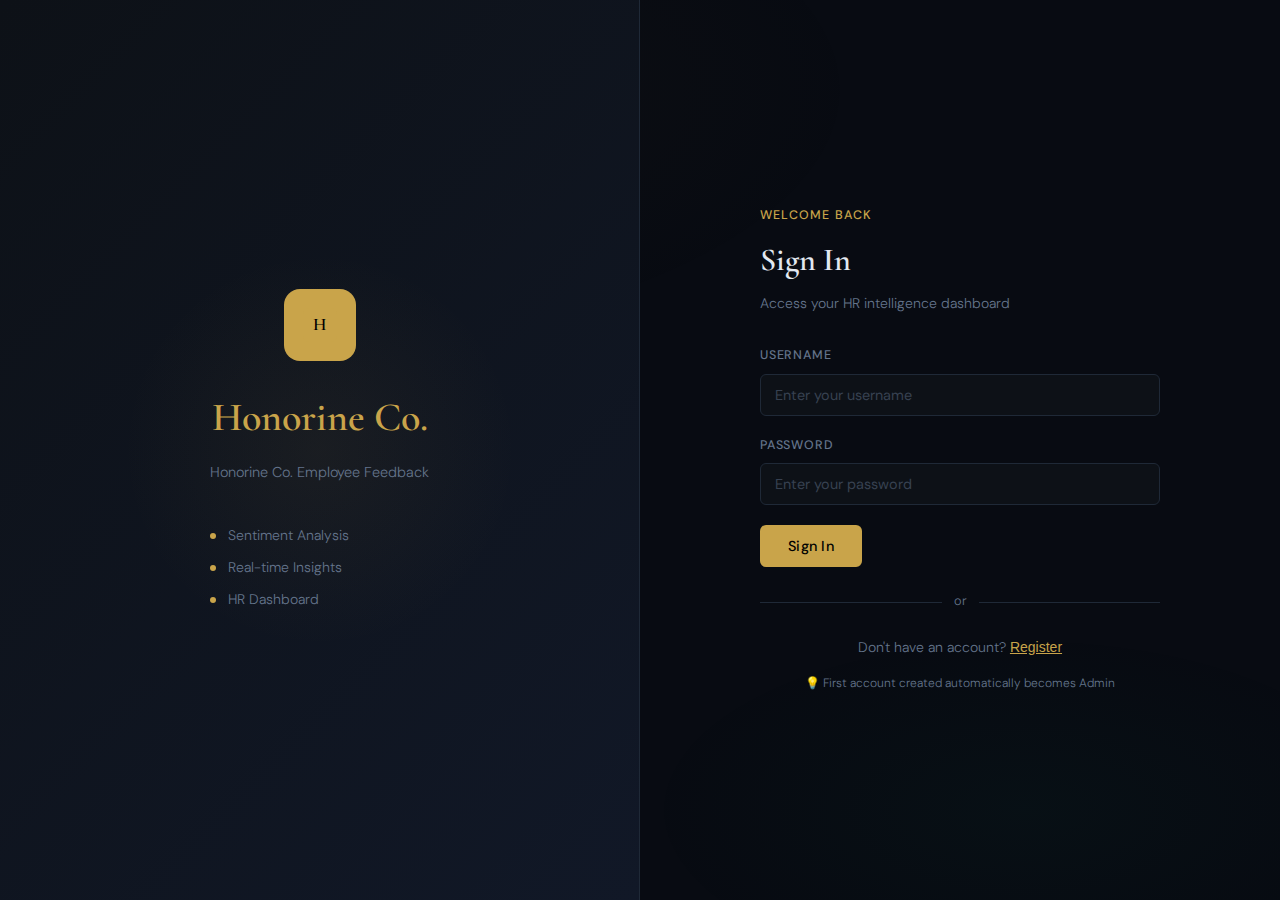
<file: frontend/login.html>
<!DOCTYPE html>
<html lang="en">
<head>
    <meta charset="UTF-8">
    <meta name="viewport" content="width=device-width, initial-scale=1.0">
    <title>Honorine Co. Employee Feedback — Sign In</title>
    <link rel="preconnect" href="https://fonts.googleapis.com">
    <link href="https://fonts.googleapis.com/css2?family=Cormorant+Garamond:wght@300;400;600&family=DM+Sans:wght@300;400;500&display=swap" rel="stylesheet">
    <link rel="stylesheet" href="style.css">
</head>
<body class="auth-page">

    <div class="auth-split">
        <div class="auth-brand">
            <div class="brand-content">
                <div class="brand-logo">
                    <span class="logo-mark">H</span>
                </div>
                <h1 class="brand-name">Honorine Co.</h1>
                <p class="brand-tagline">Honorine Co. Employee Feedback</p>
                <div class="brand-features">
                    <div class="feature-item"><span class="feat-dot"></span>Sentiment Analysis</div>
                    <div class="feature-item"><span class="feat-dot"></span>Real-time Insights</div>
                    <div class="feature-item"><span class="feat-dot"></span>HR Dashboard</div>
                </div>
            </div>
            <div class="brand-bg-decoration"></div>
        </div>

        <div class="auth-form-panel">
            <div class="auth-form-wrap">
                <div class="form-header">
                    <p class="form-eyebrow">Welcome back</p>
                    <h2 class="form-title">Sign In</h2>
                    <p class="form-sub">Access your HR intelligence dashboard</p>
                </div>

                <div id="authMessage" class="auth-message hidden"></div>

                <form id="loginForm" class="auth-form">
                    <div class="field-group">
                        <label class="field-label">Username</label>
                        <div class="field-wrap">
                            <input type="text" id="loginUsername" class="field-input" placeholder="Enter your username" autocomplete="username" required>
                        </div>
                    </div>
                    <div class="field-group">
                        <label class="field-label">Password</label>
                        <div class="field-wrap">
                            <input type="password" id="loginPassword" class="field-input" placeholder="Enter your password" autocomplete="current-password" required>
                        </div>
                    </div>
                    <button type="submit" class="btn-primary" id="loginBtn">
                        <span class="btn-text">Sign In</span>
                        <span class="btn-loader hidden">●●●</span>
                    </button>
                </form>

                <div class="auth-divider"><span>or</span></div>

                <form id="registerForm" class="auth-form hidden">
                    <div class="form-header" style="margin-bottom:1.5rem">
                        <p class="form-eyebrow">New here?</p>
                        <h2 class="form-title">Create Account</h2>
                    </div>
                    <div class="field-group">
                        <label class="field-label">Username</label>
                        <input type="text" id="regUsername" class="field-input" placeholder="Choose a username" required>
                    </div>
                    <div class="field-group">
                        <label class="field-label">Password</label>
                        <input type="password" id="regPassword" class="field-input" placeholder="Choose a password" required>
                    </div>
                    <button type="submit" class="btn-primary">
                        <span class="btn-text">Create Account</span>
                        <span class="btn-loader hidden">●●●</span>
                    </button>
                </form>

                <div class="toggle-wrap">
                    <p id="toggleText">Don't have an account? <button class="toggle-btn" id="toggleFormBtn">Register</button></p>
                </div>

                <p class="admin-note">💡 First account created automatically becomes Admin</p>
            </div>
        </div>
    </div>

    <script src="api.js"></script>
    <script>
        let showingLogin = true;

        document.getElementById('toggleFormBtn').addEventListener('click', () => {
            showingLogin = !showingLogin;
            document.getElementById('loginForm').classList.toggle('hidden', !showingLogin);
            document.getElementById('registerForm').classList.toggle('hidden', showingLogin);
            document.getElementById('toggleText').innerHTML = showingLogin
                ? `Don't have an account? <button class="toggle-btn" id="toggleFormBtn">Register</button>`
                : `Already have an account? <button class="toggle-btn" id="toggleFormBtn">Sign In</button>`;
            document.getElementById('toggleFormBtn').addEventListener('click', arguments.callee);
            clearMessage();
        });

        document.getElementById('loginForm').addEventListener('submit', async (e) => {
            e.preventDefault();
            const btn = e.target.querySelector('#loginBtn');
            setLoading(btn, true);
            const username = document.getElementById('loginUsername').value;
            const password = document.getElementById('loginPassword').value;
            const result = await loginUser(username, password);
            setLoading(btn, false);
            if (result.error) {
                showMessage(result.error, 'error');
            } else {
                showMessage('Login successful! Redirecting...', 'success');
                setTimeout(() => {
                    window.location.href = result.is_admin ? 'admin.html' : 'index.html';
                }, 800);
            }
        });

        document.getElementById('registerForm').addEventListener('submit', async (e) => {
            e.preventDefault();
            const btn = e.target.querySelector('button[type="submit"]');
            setLoading(btn, true);
            const username = document.getElementById('regUsername').value;
            const password = document.getElementById('regPassword').value;
            const result = await registerUser(username, password);
            setLoading(btn, false);
            if (result.error) {
                showMessage(result.error, 'error');
            } else {
                showMessage('Account created! Please sign in.', 'success');
                document.getElementById('regUsername').value = '';
                document.getElementById('regPassword').value = '';
            }
        });

        function showMessage(msg, type) {
            const el = document.getElementById('authMessage');
            el.textContent = msg;
            el.className = `auth-message ${type}`;
        }
        function clearMessage() {
            document.getElementById('authMessage').className = 'auth-message hidden';
        }
        function setLoading(btn, loading) {
            btn.querySelector('.btn-text').classList.toggle('hidden', loading);
            btn.querySelector('.btn-loader').classList.toggle('hidden', !loading);
            btn.disabled = loading;
        }

        (async () => {
            const me = await checkAuth();
            if (me.authenticated) {
                window.location.href = me.is_admin ? 'admin.html' : 'index.html';
            }
        })();
    </script>
</body>
</html>
</file>
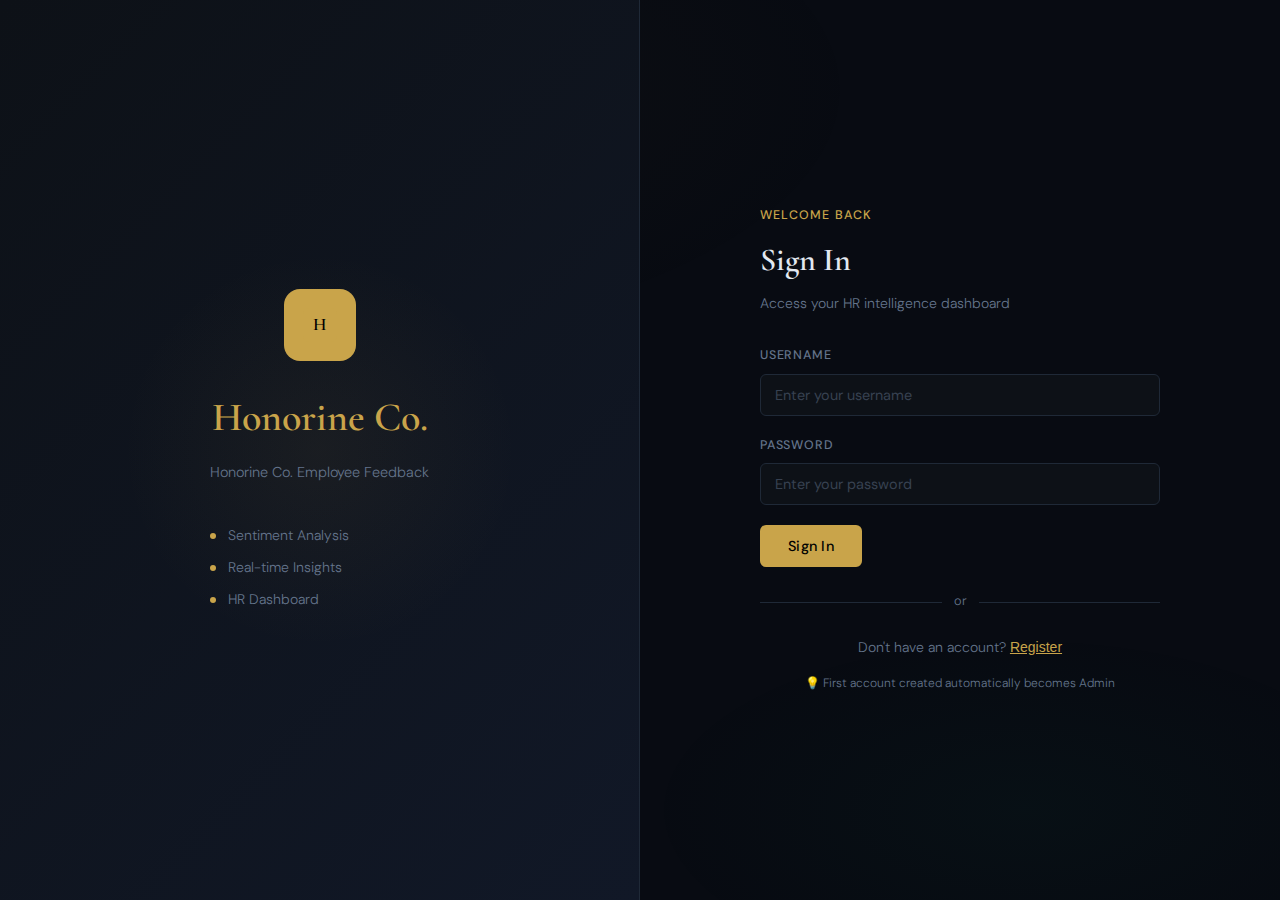
<file: frontend/reviews.html>
<!DOCTYPE html>
<html lang="en">
<head>
    <meta charset="UTF-8">
    <meta name="viewport" content="width=device-width, initial-scale=1.0">
    <title>Honorine Co. Employee Feedback — Reviews</title>
    <link rel="preconnect" href="https://fonts.googleapis.com">
    <link href="https://fonts.googleapis.com/css2?family=Cormorant+Garamond:wght@300;400;600&family=DM+Sans:wght@300;400;500&display=swap" rel="stylesheet">
    <link rel="stylesheet" href="style.css">
</head>
<body class="app-page">

    <nav class="navbar">
        <div class="nav-brand">
            <span class="logo-mark">P</span>
            <span class="nav-title">Honorine Co.</span>
        </div>
        <div class="nav-links">
            <a href="index.html" class="nav-link">Analyze</a>
            <a href="reviews.html" class="nav-link active">Reviews</a>
            <span id="adminLink" class="nav-link hidden"><a href="admin.html">Admin</a></span>
        </div>
        <div class="nav-user">
            <span class="user-badge" id="userBadge">—</span>
            <button class="btn-ghost" onclick="handleLogout()">Sign Out</button>
        </div>
    </nav>

    <main class="main-content">
        <div class="page-header">
            <p class="page-eyebrow">Feedback History</p>
            <h1 class="page-title">Reviews</h1>
            <p class="page-desc">Browse all analyzed employee feedback records</p>
        </div>

        <div class="filter-bar">
            <div class="filter-group">
                <button class="filter-btn active" data-filter="all">All</button>
                <button class="filter-btn" data-filter="POSITIVE">Positive</button>
                <button class="filter-btn" data-filter="NEGATIVE">Negative</button>
            </div>
            <div class="search-wrap">
                <input type="text" id="searchInput" class="field-input search-input" placeholder="Search employee name...">
            </div>
        </div>

        <div class="mini-stats" id="miniStats">
            <div class="mini-stat">
                <span class="mini-stat-val" id="statTotal">—</span>
                <span class="mini-stat-key">Total</span>
            </div>
            <div class="mini-stat">
                <span class="mini-stat-val positive" id="statPos">—</span>
                <span class="mini-stat-key">Positive</span>
            </div>
            <div class="mini-stat">
                <span class="mini-stat-val negative" id="statNeg">—</span>
                <span class="mini-stat-key">Negative</span>
            </div>
        </div>

        <div class="reviews-grid" id="reviewsGrid">
            <div class="loading-state">
                <div class="loading-spinner"></div>
                <p>Loading feedback records...</p>
            </div>
        </div>
    </main>

    <script src="api.js"></script>
    <script>
        let allReviews = [];
        let activeFilter = 'all';

        (async () => {
            const me = await checkAuth();
            if (!me.authenticated) return window.location.href = 'login.html';
            document.getElementById('userBadge').textContent = me.username;
            if (me.is_admin) document.getElementById('adminLink').classList.remove('hidden');
            await loadReviewsData();
        })();

        async function loadReviewsData() {
            allReviews = await getAllFeedback();
            if (allReviews.error) {
                document.getElementById('reviewsGrid').innerHTML = `<p class="error-text">${allReviews.error}</p>`;
                return;
            }
            const pos = allReviews.filter(r => r.sentiment === 'POSITIVE').length;
            const neg = allReviews.filter(r => r.sentiment === 'NEGATIVE').length;
            document.getElementById('statTotal').textContent = allReviews.length;
            document.getElementById('statPos').textContent = pos;
            document.getElementById('statNeg').textContent = neg;
            renderReviews(allReviews);
        }

        function renderReviews(reviews) {
            const grid = document.getElementById('reviewsGrid');
            if (reviews.length === 0) {
                grid.innerHTML = `<div class="empty-state"><div class="empty-icon">📋</div><p>No feedback records found</p><a href="index.html" class="btn-primary" style="display:inline-block;margin-top:1rem;padding:0.7rem 1.5rem">Add First Review</a></div>`;
                return;
            }
            grid.innerHTML = reviews.map(r => `
                <div class="review-card ${r.sentiment === 'POSITIVE' ? 'review-positive' : 'review-negative'}">
                    <div class="review-header">
                        <div class="review-employee">
                            <div class="employee-avatar">${r.employee_name.charAt(0).toUpperCase()}</div>
                            <div>
                                <div class="employee-name">${r.employee_name}</div>
                                <div class="employee-dept">${r.department || 'Unspecified'}</div>
                            </div>
                        </div>
                        <div class="review-sentiment-badge ${r.sentiment === 'POSITIVE' ? 'badge-positive' : 'badge-negative'}">
                            ${r.sentiment === 'POSITIVE' ? '↑' : '↓'} ${r.sentiment}
                        </div>
                    </div>
                    <p class="review-text">"${r.text.length > 180 ? r.text.slice(0, 180) + '…' : r.text}"</p>
                    <div class="review-footer">
                        <span class="review-meta">${r.date}</span>
                        <span class="review-meta">${r.confidence}% confidence</span>
                        ${r.rating ? `<span class="review-meta">${'★'.repeat(r.rating)}${'☆'.repeat(5 - r.rating)}</span>` : ''}
                    </div>
                </div>
            `).join('');
        }

        document.querySelectorAll('.filter-btn').forEach(btn => {
            btn.addEventListener('click', () => {
                document.querySelectorAll('.filter-btn').forEach(b => b.classList.remove('active'));
                btn.classList.add('active');
                activeFilter = btn.dataset.filter;
                applyFilters();
            });
        });

        document.getElementById('searchInput').addEventListener('input', applyFilters);

        function applyFilters() {
            const search = document.getElementById('searchInput').value.toLowerCase();
            let filtered = allReviews;
            if (activeFilter !== 'all') filtered = filtered.filter(r => r.sentiment === activeFilter);
            if (search) filtered = filtered.filter(r => r.employee_name.toLowerCase().includes(search));
            renderReviews(filtered);
        }

        async function handleLogout() {
            await logoutUser();
            window.location.href = 'login.html';
        }
    </script>
</body>
</html>
</file>
<file: docs/style.css>
@import url('https://fonts.googleapis.com/css2?family=Cormorant+Garamond:wght@300;400;600&family=DM+Sans:wght@300;400;500&display=swap');

:root {
    --bg:         #080b12;
    --surface:    #0d1117;
    --card:       #111827;
    --card-hover: #151e2d;
    --border:     #1f2937;
    --border-glow:#2d3748;

    --gold:       #c9a44a;
    --gold-dim:   #8a6d2c;
    --gold-light: #e8c36a;

    --positive:   #10b981;
    --positive-bg:#0d2e22;
    --negative:   #ef4444;
    --negative-bg:#2d1212;

    --text:       #e2e8f0;
    --text-muted: #64748b;
    --text-dim:   #374151;

    --font-display: 'Cormorant Garamond', Georgia, serif;
    --font-body:    'DM Sans', sans-serif;

    --radius: 10px;
    --radius-sm: 6px;
    --transition: 0.22s ease;
}

*, *::before, *::after { box-sizing: border-box; margin: 0; padding: 0; }

html { font-size: 16px; scroll-behavior: smooth; }

body {
    background: var(--bg);
    color: var(--text);
    font-family: var(--font-body);
    font-weight: 300;
    line-height: 1.6;
    min-height: 100vh;
    -webkit-font-smoothing: antialiased;
}

body::before {
    content: '';
    position: fixed;
    inset: 0;
    background:
        radial-gradient(ellipse 80% 50% at 20% 10%, rgba(201,164,74,0.04) 0%, transparent 60%),
        radial-gradient(ellipse 60% 40% at 80% 90%, rgba(16,185,129,0.03) 0%, transparent 50%);
    pointer-events: none;
    z-index: 0;
}

.navbar {
    position: sticky;
    top: 0;
    z-index: 100;
    display: flex;
    align-items: center;
    justify-content: space-between;
    padding: 0 2.5rem;
    height: 64px;
    background: rgba(8, 11, 18, 0.92);
    backdrop-filter: blur(20px);
    border-bottom: 1px solid var(--border);
}

.nav-brand {
    display: flex;
    align-items: center;
    gap: 0.75rem;
}

.logo-mark {
    width: 34px;
    height: 34px;
    background: var(--gold);
    color: #000;
    border-radius: 6px;
    display: flex;
    align-items: center;
    justify-content: center;
    font-family: var(--font-display);
    font-weight: 600;
    font-size: 1.1rem;
    flex-shrink: 0;
}

.nav-title {
    font-family: var(--font-display);
    font-size: 1.3rem;
    font-weight: 600;
    color: var(--gold);
    letter-spacing: 0.5px;
}

.nav-links {
    display: flex;
    align-items: center;
    gap: 0.5rem;
}

.nav-link, .nav-link a {
    padding: 0.4rem 1rem;
    border-radius: var(--radius-sm);
    color: var(--text-muted);
    text-decoration: none;
    font-size: 0.875rem;
    font-weight: 400;
    transition: var(--transition);
    letter-spacing: 0.3px;
}

.nav-link:hover, .nav-link a:hover, .nav-link.active, .nav-link.active a {
    color: var(--text);
    background: var(--card);
}

.nav-link.active { color: var(--gold); }

.nav-user {
    display: flex;
    align-items: center;
    gap: 1rem;
}

.user-badge {
    font-size: 0.8rem;
    font-weight: 500;
    color: var(--gold);
    background: rgba(201, 164, 74, 0.1);
    border: 1px solid rgba(201, 164, 74, 0.25);
    padding: 0.25rem 0.75rem;
    border-radius: 20px;
}

.admin-badge {
    background: rgba(239, 68, 68, 0.1);
    border-color: rgba(239, 68, 68, 0.3);
    color: #ef4444;
}

.btn-primary {
    background: var(--gold);
    color: #000;
    border: none;
    padding: 0.75rem 1.75rem;
    border-radius: var(--radius-sm);
    font-family: var(--font-body);
    font-weight: 500;
    font-size: 0.9rem;
    cursor: pointer;
    letter-spacing: 0.3px;
    transition: var(--transition);
    display: inline-flex;
    align-items: center;
    justify-content: center;
    gap: 0.5rem;
}

.btn-primary:hover { background: var(--gold-light); transform: translateY(-1px); }
.btn-primary:disabled { opacity: 0.5; cursor: not-allowed; transform: none; }
.btn-full { width: 100%; }

.btn-secondary {
    background: transparent;
    color: var(--gold);
    border: 1px solid var(--gold-dim);
    padding: 0.7rem 1.5rem;
    border-radius: var(--radius-sm);
    font-family: var(--font-body);
    font-size: 0.875rem;
    cursor: pointer;
    transition: var(--transition);
    display: inline-flex;
    align-items: center;
    justify-content: center;
}

.btn-secondary:hover { background: rgba(201,164,74,0.08); border-color: var(--gold); }

.btn-ghost {
    background: transparent;
    color: var(--text-muted);
    border: 1px solid var(--border);
    padding: 0.4rem 0.9rem;
    border-radius: var(--radius-sm);
    font-family: var(--font-body);
    font-size: 0.8rem;
    cursor: pointer;
    transition: var(--transition);
}

.btn-ghost:hover { color: var(--text); border-color: var(--border-glow); }

.btn-danger-sm {
    background: rgba(239,68,68,0.1);
    color: var(--negative);
    border: 1px solid rgba(239,68,68,0.2);
    padding: 0.3rem 0.75rem;
    border-radius: var(--radius-sm);
    font-size: 0.78rem;
    cursor: pointer;
    transition: var(--transition);
}
.btn-danger-sm:hover { background: rgba(239,68,68,0.2); }

.field-group { margin-bottom: 1.25rem; }

.field-label {
    display: block;
    font-size: 0.78rem;
    font-weight: 500;
    color: var(--text-muted);
    text-transform: uppercase;
    letter-spacing: 0.8px;
    margin-bottom: 0.45rem;
}

.field-input {
    width: 100%;
    background: var(--surface);
    border: 1px solid var(--border);
    color: var(--text);
    padding: 0.7rem 0.9rem;
    border-radius: var(--radius-sm);
    font-family: var(--font-body);
    font-size: 0.9rem;
    transition: border-color var(--transition);
    outline: none;
    appearance: none;
}

.field-input::placeholder { color: var(--text-dim); }
.field-input:focus { border-color: var(--gold-dim); box-shadow: 0 0 0 3px rgba(201,164,74,0.06); }

.field-textarea { resize: vertical; min-height: 120px; line-height: 1.7; }

.char-count {
    display: block;
    text-align: right;
    font-size: 0.75rem;
    color: var(--text-muted);
    margin-top: 0.3rem;
}

select.field-input option { background: var(--card); }

.star-rating { display: flex; gap: 0.3rem; margin-bottom: 0.5rem; }

.star {
    font-size: 1.5rem;
    color: var(--text-dim);
    background: none;
    border: none;
    cursor: pointer;
    transition: var(--transition);
    line-height: 1;
    padding: 0.1rem;
}

.star:hover, .star.active { color: var(--gold); }

.card {
    background: var(--card);
    border: 1px solid var(--border);
    border-radius: var(--radius);
    padding: 1.75rem;
    position: relative;
    overflow: hidden;
}

.card::before {
    content: '';
    position: absolute;
    top: 0; left: 0; right: 0;
    height: 1px;
    background: linear-gradient(90deg, transparent, rgba(201,164,74,0.2), transparent);
}

.card-header {
    display: flex;
    align-items: center;
    justify-content: space-between;
    margin-bottom: 1.5rem;
}

.card-title {
    font-family: var(--font-display);
    font-size: 1.3rem;
    font-weight: 600;
    color: var(--text);
    letter-spacing: 0.3px;
}

.auth-page { background: var(--bg); }

.auth-split {
    display: grid;
    grid-template-columns: 1fr 1fr;
    min-height: 100vh;
}

@media (max-width: 768px) {
    .auth-split { grid-template-columns: 1fr; }
    .auth-brand { display: none; }
}

.auth-brand {
    background: linear-gradient(135deg, #0d1117 0%, #111827 100%);
    border-right: 1px solid var(--border);
    display: flex;
    align-items: center;
    justify-content: center;
    position: relative;
    overflow: hidden;
}

.auth-brand::before {
    content: '';
    position: absolute;
    width: 400px; height: 400px;
    border-radius: 50%;
    background: radial-gradient(circle, rgba(201,164,74,0.06) 0%, transparent 70%);
    top: 50%; left: 50%;
    transform: translate(-50%, -50%);
}

.brand-content {
    position: relative;
    z-index: 1;
    text-align: center;
    padding: 3rem;
}

.brand-logo {
    width: 72px; height: 72px;
    background: var(--gold);
    border-radius: 16px;
    display: flex;
    align-items: center;
    justify-content: center;
    margin: 0 auto 1.5rem;
    font-family: var(--font-display);
    font-size: 2rem;
    font-weight: 600;
    color: #000;
}

.brand-name {
    font-family: var(--font-display);
    font-size: 2.5rem;
    font-weight: 600;
    color: var(--gold);
    margin-bottom: 0.75rem;
}

.brand-tagline {
    color: var(--text-muted);
    font-size: 0.9rem;
    margin-bottom: 2.5rem;
}

.brand-features { display: flex; flex-direction: column; gap: 0.6rem; align-items: flex-start; }

.feature-item {
    display: flex;
    align-items: center;
    gap: 0.75rem;
    font-size: 0.875rem;
    color: var(--text-muted);
}

.feat-dot {
    width: 6px; height: 6px;
    background: var(--gold);
    border-radius: 50%;
    flex-shrink: 0;
}

.auth-form-panel {
    display: flex;
    align-items: center;
    justify-content: center;
    padding: 3rem 2rem;
}

.auth-form-wrap { width: 100%; max-width: 400px; }

.form-eyebrow {
    font-size: 0.78rem;
    font-weight: 500;
    text-transform: uppercase;
    letter-spacing: 1.2px;
    color: var(--gold);
    margin-bottom: 0.5rem;
}

.form-title {
    font-family: var(--font-display);
    font-size: 2rem;
    font-weight: 600;
    color: var(--text);
    margin-bottom: 0.4rem;
}

.form-sub { color: var(--text-muted); font-size: 0.875rem; margin-bottom: 2rem; }

.auth-message {
    padding: 0.75rem 1rem;
    border-radius: var(--radius-sm);
    font-size: 0.875rem;
    margin-bottom: 1.25rem;
    border: 1px solid;
}

.auth-message.success { background: rgba(16,185,129,0.1); border-color: rgba(16,185,129,0.3); color: var(--positive); }
.auth-message.error { background: rgba(239,68,68,0.1); border-color: rgba(239,68,68,0.3); color: var(--negative); }
.hidden { display: none !important; }

.auth-divider {
    text-align: center;
    position: relative;
    margin: 1.5rem 0;
    color: var(--text-muted);
    font-size: 0.8rem;
}
.auth-divider::before {
    content: '';
    position: absolute;
    top: 50%; left: 0; right: 0;
    height: 1px;
    background: var(--border);
}
.auth-divider span { background: var(--bg); padding: 0 0.75rem; position: relative; }

.toggle-wrap { text-align: center; margin-top: 1.5rem; color: var(--text-muted); font-size: 0.875rem; }
.toggle-btn { background: none; border: none; color: var(--gold); cursor: pointer; font-size: inherit; text-decoration: underline; }
.admin-note { text-align: center; margin-top: 1rem; font-size: 0.75rem; color: var(--text-muted); }

.main-content {
    max-width: 1200px;
    margin: 0 auto;
    padding: 3rem 2.5rem;
    position: relative;
    z-index: 1;
}

.page-header { margin-bottom: 2.5rem; }

.page-eyebrow {
    font-size: 0.75rem;
    font-weight: 500;
    text-transform: uppercase;
    letter-spacing: 1.5px;
    color: var(--gold);
    margin-bottom: 0.4rem;
}

.page-title {
    font-family: var(--font-display);
    font-size: 2.8rem;
    font-weight: 300;
    color: var(--text);
    letter-spacing: -0.5px;
    margin-bottom: 0.5rem;
}

.page-desc { color: var(--text-muted); font-size: 0.95rem; max-width: 520px; }

.content-grid {
    display: grid;
    grid-template-columns: 1fr 1fr;
    gap: 1.5rem;
    align-items: start;
}

@media (max-width: 900px) { .content-grid { grid-template-columns: 1fr; } }

.form-row { display: grid; grid-template-columns: 1fr 1fr; gap: 1rem; }

.ai-badge {
    display: flex;
    align-items: center;
    gap: 0.5rem;
    font-size: 0.78rem;
    color: var(--positive);
    background: rgba(16,185,129,0.1);
    border: 1px solid rgba(16,185,129,0.2);
    padding: 0.3rem 0.75rem;
    border-radius: 20px;
}

.ai-dot {
    width: 6px; height: 6px;
    background: var(--positive);
    border-radius: 50%;
    animation: pulse 2s infinite;
}

@keyframes pulse {
    0%, 100% { opacity: 1; }
    50% { opacity: 0.3; }
}

.result-empty {
    text-align: center;
    padding: 4rem 2rem;
    color: var(--text-muted);
}

.result-empty-icon { font-size: 3rem; margin-bottom: 1rem; opacity: 0.5; }

.sentiment-display {
    display: flex;
    align-items: center;
    gap: 1rem;
    padding: 1.25rem;
    border-radius: var(--radius-sm);
    margin-bottom: 1.5rem;
    border: 1px solid var(--border);
}

.sentiment-positive { background: var(--positive-bg); border-color: rgba(16,185,129,0.3); }
.sentiment-negative { background: var(--negative-bg); border-color: rgba(239,68,68,0.3); }

.sentiment-icon { font-size: 2.5rem; }

.sentiment-info { flex: 1; }

.sentiment-label {
    display: block;
    font-family: var(--font-display);
    font-size: 1.6rem;
    font-weight: 600;
    color: var(--text);
}

.sentiment-sub { font-size: 0.75rem; color: var(--text-muted); text-transform: uppercase; letter-spacing: 0.8px; }

.confidence-ring {
    position: relative;
    width: 56px; height: 56px;
    flex-shrink: 0;
}

.confidence-ring svg { width: 100%; height: 100%; }

.sentiment-positive .confidence-ring svg circle:last-child { color: var(--positive); transition: stroke-dashoffset 1s ease; }
.sentiment-negative .confidence-ring svg circle:last-child { color: var(--negative); transition: stroke-dashoffset 1s ease; }

.confidence-ring span {
    position: absolute;
    top: 50%; left: 50%;
    transform: translate(-50%, -50%);
    font-size: 0.7rem;
    font-weight: 500;
    color: var(--text);
}

.result-details { margin-bottom: 1.5rem; }

.detail-row {
    display: flex;
    justify-content: space-between;
    align-items: center;
    padding: 0.6rem 0;
    border-bottom: 1px solid var(--border);
    font-size: 0.875rem;
}

.detail-key { color: var(--text-muted); }
.detail-val { color: var(--text); font-weight: 500; }

.insight-box {
    background: rgba(201,164,74,0.05);
    border: 1px solid rgba(201,164,74,0.15);
    border-radius: var(--radius-sm);
    padding: 1rem;
    margin-bottom: 1.25rem;
}

.insight-text { font-size: 0.875rem; color: var(--text-muted); font-style: italic; line-height: 1.7; }

.filter-bar {
    display: flex;
    align-items: center;
    justify-content: space-between;
    margin-bottom: 1.5rem;
    gap: 1rem;
    flex-wrap: wrap;
}

.filter-group { display: flex; gap: 0.5rem; }

.filter-btn {
    padding: 0.45rem 1rem;
    border-radius: 20px;
    border: 1px solid var(--border);
    background: transparent;
    color: var(--text-muted);
    font-size: 0.82rem;
    cursor: pointer;
    transition: var(--transition);
}

.filter-btn:hover { border-color: var(--border-glow); color: var(--text); }
.filter-btn.active { background: var(--gold); color: #000; border-color: var(--gold); font-weight: 500; }

.search-input { max-width: 260px; margin-bottom: 0; }

.mini-stats {
    display: flex;
    gap: 1rem;
    margin-bottom: 2rem;
}

.mini-stat {
    display: flex;
    flex-direction: column;
    align-items: center;
    background: var(--card);
    border: 1px solid var(--border);
    border-radius: var(--radius-sm);
    padding: 0.9rem 1.5rem;
    min-width: 90px;
}

.mini-stat-val { font-family: var(--font-display); font-size: 1.8rem; font-weight: 600; color: var(--text); }
.mini-stat-val.positive { color: var(--positive); }
.mini-stat-val.negative { color: var(--negative); }
.mini-stat-key { font-size: 0.72rem; color: var(--text-muted); text-transform: uppercase; letter-spacing: 0.6px; }

.reviews-grid {
    display: grid;
    grid-template-columns: repeat(auto-fill, minmax(360px, 1fr));
    gap: 1.25rem;
}

.review-card {
    background: var(--card);
    border: 1px solid var(--border);
    border-radius: var(--radius);
    padding: 1.5rem;
    transition: var(--transition);
    position: relative;
    overflow: hidden;
}

.review-card::after {
    content: '';
    position: absolute;
    left: 0; top: 0; bottom: 0;
    width: 3px;
}

.review-positive::after { background: var(--positive); }
.review-negative::after { background: var(--negative); }
.review-card:hover { border-color: var(--border-glow); transform: translateY(-2px); }

.review-header { display: flex; justify-content: space-between; align-items: flex-start; margin-bottom: 1rem; }

.review-employee { display: flex; align-items: center; gap: 0.75rem; }

.employee-avatar {
    width: 40px; height: 40px;
    background: linear-gradient(135deg, var(--gold-dim), var(--gold));
    color: #000;
    border-radius: 8px;
    display: flex;
    align-items: center;
    justify-content: center;
    font-weight: 600;
    font-size: 1rem;
    flex-shrink: 0;
}

.employee-avatar.small { width: 28px; height: 28px; font-size: 0.75rem; border-radius: 6px; }

.employee-name { font-weight: 500; color: var(--text); font-size: 0.9rem; }
.employee-dept { font-size: 0.75rem; color: var(--text-muted); }

.review-sentiment-badge, .badge {
    font-size: 0.72rem;
    font-weight: 500;
    padding: 0.25rem 0.65rem;
    border-radius: 20px;
    letter-spacing: 0.5px;
    border: 1px solid;
}

.badge-positive { background: rgba(16,185,129,0.1); color: var(--positive); border-color: rgba(16,185,129,0.3); }
.badge-negative { background: rgba(239,68,68,0.1); color: var(--negative); border-color: rgba(239,68,68,0.3); }

.review-text {
    color: var(--text-muted);
    font-size: 0.875rem;
    line-height: 1.7;
    margin-bottom: 1rem;
    font-style: italic;
}

.review-footer { display: flex; gap: 1rem; flex-wrap: wrap; }

.review-meta { font-size: 0.75rem; color: var(--text-dim); }

.stats-grid {
    display: grid;
    grid-template-columns: repeat(auto-fill, minmax(180px, 1fr));
    gap: 1rem;
    margin-bottom: 2rem;
}

.stat-card {
    background: var(--card);
    border: 1px solid var(--border);
    border-radius: var(--radius);
    padding: 1.5rem;
    display: flex;
    align-items: center;
    gap: 1rem;
    transition: var(--transition);
}

.stat-card:hover { border-color: var(--border-glow); }
.stat-positive { border-left: 3px solid var(--positive); }
.stat-negative { border-left: 3px solid var(--negative); }
.stat-rate { border-left: 3px solid var(--gold); }

.stat-icon { font-size: 1.5rem; }

.stat-val {
    font-family: var(--font-display);
    font-size: 1.8rem;
    font-weight: 600;
    color: var(--text);
    line-height: 1;
    margin-bottom: 0.2rem;
}

.stat-key { font-size: 0.75rem; color: var(--text-muted); text-transform: uppercase; letter-spacing: 0.6px; }

.dept-chart { padding: 0.5rem 0; }

.dept-row {
    display: flex;
    align-items: center;
    gap: 1rem;
    margin-bottom: 0.75rem;
}

.dept-name { font-size: 0.85rem; color: var(--text-muted); width: 130px; flex-shrink: 0; }

.dept-bar-wrap {
    flex: 1;
    background: var(--border);
    height: 8px;
    border-radius: 4px;
    overflow: hidden;
}

.dept-bar {
    height: 100%;
    background: linear-gradient(90deg, var(--gold-dim), var(--gold));
    border-radius: 4px;
    transition: width 1s ease;
}

.dept-count { font-size: 0.8rem; color: var(--text); width: 30px; text-align: right; }

.table-wrap { overflow-x: auto; }

.data-table {
    width: 100%;
    border-collapse: collapse;
    font-size: 0.85rem;
}

.data-table th {
    text-align: left;
    padding: 0.75rem 1rem;
    color: var(--text-muted);
    font-size: 0.72rem;
    font-weight: 500;
    text-transform: uppercase;
    letter-spacing: 0.8px;
    border-bottom: 1px solid var(--border);
}

.data-table td {
    padding: 0.85rem 1rem;
    border-bottom: 1px solid var(--border);
    color: var(--text);
    vertical-align: middle;
}

.data-table tr:hover td { background: rgba(255,255,255,0.02); }
.data-table tr:last-child td { border-bottom: none; }

.td-employee { display: flex; align-items: center; gap: 0.6rem; }

.loading-state {
    display: flex;
    flex-direction: column;
    align-items: center;
    gap: 1rem;
    padding: 4rem 2rem;
    color: var(--text-muted);
    font-size: 0.875rem;
    grid-column: 1 / -1;
}

.loading-spinner {
    width: 32px; height: 32px;
    border: 2px solid var(--border);
    border-top-color: var(--gold);
    border-radius: 50%;
    animation: spin 0.8s linear infinite;
}

@keyframes spin { to { transform: rotate(360deg); } }

.empty-state {
    text-align: center;
    padding: 4rem 2rem;
    color: var(--text-muted);
    grid-column: 1 / -1;
}

.empty-icon { font-size: 3rem; margin-bottom: 1rem; opacity: 0.4; }

.error-text { color: var(--negative); padding: 2rem; grid-column: 1 / -1; }

.muted-text { color: var(--text-muted); font-size: 0.875rem; }

.btn-loader {
    animation: blink 1.2s infinite;
    letter-spacing: 3px;
}

@keyframes blink {
    0%, 100% { opacity: 1; }
    50% { opacity: 0.3; }
}

::-webkit-scrollbar { width: 6px; height: 6px; }
::-webkit-scrollbar-track { background: var(--surface); }
::-webkit-scrollbar-thumb { background: var(--border-glow); border-radius: 3px; }
::-webkit-scrollbar-thumb:hover { background: var(--text-muted); }

.review-form-card { max-width: 820px; margin: 0 auto; }

.form-section-title {
    font-size: 0.75rem;
    font-weight: 500;
    text-transform: uppercase;
    letter-spacing: 1.2px;
    color: var(--gold);
    border-bottom: 1px solid var(--border);
    padding-bottom: 0.6rem;
    margin-bottom: 1.25rem;
}

.rating-label {
    display: block;
    font-size: 0.8rem;
    color: var(--text-muted);
    margin-top: 0.4rem;
}

.form-actions {
    display: flex;
    justify-content: flex-end;
    gap: 1rem;
    margin-top: 1.75rem;
    padding-top: 1.5rem;
    border-top: 1px solid var(--border);
}

.success-banner {
    display: flex;
    align-items: flex-start;
    gap: 1rem;
    background: rgba(16,185,129,0.08);
    border: 1px solid rgba(16,185,129,0.25);
    border-radius: var(--radius);
    padding: 1.25rem 1.5rem;
    margin-bottom: 1.5rem;
    color: var(--text);
}

.success-banner strong { display: block; color: var(--positive); margin-bottom: 0.2rem; }
.success-banner p { font-size: 0.875rem; color: var(--text-muted); }
.success-banner a { color: var(--gold); }
.success-icon { font-size: 1.5rem; margin-top: 0.1rem; }
</file>
<file: frontend/style.css>
@import url('https://fonts.googleapis.com/css2?family=Cormorant+Garamond:wght@300;400;600&family=DM+Sans:wght@300;400;500&display=swap');

:root {
    --bg:         #080b12;
    --surface:    #0d1117;
    --card:       #111827;
    --card-hover: #151e2d;
    --border:     #1f2937;
    --border-glow:#2d3748;

    --gold:       #c9a44a;
    --gold-dim:   #8a6d2c;
    --gold-light: #e8c36a;

    --positive:   #10b981;
    --positive-bg:#0d2e22;
    --negative:   #ef4444;
    --negative-bg:#2d1212;

    --text:       #e2e8f0;
    --text-muted: #64748b;
    --text-dim:   #374151;

    --font-display: 'Cormorant Garamond', Georgia, serif;
    --font-body:    'DM Sans', sans-serif;

    --radius: 10px;
    --radius-sm: 6px;
    --transition: 0.22s ease;
}

*, *::before, *::after { box-sizing: border-box; margin: 0; padding: 0; }

html { font-size: 16px; scroll-behavior: smooth; }

body {
    background: var(--bg);
    color: var(--text);
    font-family: var(--font-body);
    font-weight: 300;
    line-height: 1.6;
    min-height: 100vh;
    -webkit-font-smoothing: antialiased;
}

body::before {
    content: '';
    position: fixed;
    inset: 0;
    background:
        radial-gradient(ellipse 80% 50% at 20% 10%, rgba(201,164,74,0.04) 0%, transparent 60%),
        radial-gradient(ellipse 60% 40% at 80% 90%, rgba(16,185,129,0.03) 0%, transparent 50%);
    pointer-events: none;
    z-index: 0;
}

.navbar {
    position: sticky;
    top: 0;
    z-index: 100;
    display: flex;
    align-items: center;
    justify-content: space-between;
    padding: 0 2.5rem;
    height: 64px;
    background: rgba(8, 11, 18, 0.92);
    backdrop-filter: blur(20px);
    border-bottom: 1px solid var(--border);
}

.nav-brand {
    display: flex;
    align-items: center;
    gap: 0.75rem;
}

.logo-mark {
    width: 34px;
    height: 34px;
    background: var(--gold);
    color: #000;
    border-radius: 6px;
    display: flex;
    align-items: center;
    justify-content: center;
    font-family: var(--font-display);
    font-weight: 600;
    font-size: 1.1rem;
    flex-shrink: 0;
}

.nav-title {
    font-family: var(--font-display);
    font-size: 1.3rem;
    font-weight: 600;
    color: var(--gold);
    letter-spacing: 0.5px;
}

.nav-links {
    display: flex;
    align-items: center;
    gap: 0.5rem;
}

.nav-link, .nav-link a {
    padding: 0.4rem 1rem;
    border-radius: var(--radius-sm);
    color: var(--text-muted);
    text-decoration: none;
    font-size: 0.875rem;
    font-weight: 400;
    transition: var(--transition);
    letter-spacing: 0.3px;
}

.nav-link:hover, .nav-link a:hover, .nav-link.active, .nav-link.active a {
    color: var(--text);
    background: var(--card);
}

.nav-link.active { color: var(--gold); }

.nav-user {
    display: flex;
    align-items: center;
    gap: 1rem;
}

.user-badge {
    font-size: 0.8rem;
    font-weight: 500;
    color: var(--gold);
    background: rgba(201, 164, 74, 0.1);
    border: 1px solid rgba(201, 164, 74, 0.25);
    padding: 0.25rem 0.75rem;
    border-radius: 20px;
}

.admin-badge {
    background: rgba(239, 68, 68, 0.1);
    border-color: rgba(239, 68, 68, 0.3);
    color: #ef4444;
}

.btn-primary {
    background: var(--gold);
    color: #000;
    border: none;
    padding: 0.75rem 1.75rem;
    border-radius: var(--radius-sm);
    font-family: var(--font-body);
    font-weight: 500;
    font-size: 0.9rem;
    cursor: pointer;
    letter-spacing: 0.3px;
    transition: var(--transition);
    display: inline-flex;
    align-items: center;
    justify-content: center;
    gap: 0.5rem;
}

.btn-primary:hover { background: var(--gold-light); transform: translateY(-1px); }
.btn-primary:disabled { opacity: 0.5; cursor: not-allowed; transform: none; }
.btn-full { width: 100%; }

.btn-secondary {
    background: transparent;
    color: var(--gold);
    border: 1px solid var(--gold-dim);
    padding: 0.7rem 1.5rem;
    border-radius: var(--radius-sm);
    font-family: var(--font-body);
    font-size: 0.875rem;
    cursor: pointer;
    transition: var(--transition);
    display: inline-flex;
    align-items: center;
    justify-content: center;
}

.btn-secondary:hover { background: rgba(201,164,74,0.08); border-color: var(--gold); }

.btn-ghost {
    background: transparent;
    color: var(--text-muted);
    border: 1px solid var(--border);
    padding: 0.4rem 0.9rem;
    border-radius: var(--radius-sm);
    font-family: var(--font-body);
    font-size: 0.8rem;
    cursor: pointer;
    transition: var(--transition);
}

.btn-ghost:hover { color: var(--text); border-color: var(--border-glow); }

.btn-danger-sm {
    background: rgba(239,68,68,0.1);
    color: var(--negative);
    border: 1px solid rgba(239,68,68,0.2);
    padding: 0.3rem 0.75rem;
    border-radius: var(--radius-sm);
    font-size: 0.78rem;
    cursor: pointer;
    transition: var(--transition);
}
.btn-danger-sm:hover { background: rgba(239,68,68,0.2); }

.field-group { margin-bottom: 1.25rem; }

.field-label {
    display: block;
    font-size: 0.78rem;
    font-weight: 500;
    color: var(--text-muted);
    text-transform: uppercase;
    letter-spacing: 0.8px;
    margin-bottom: 0.45rem;
}

.field-input {
    width: 100%;
    background: var(--surface);
    border: 1px solid var(--border);
    color: var(--text);
    padding: 0.7rem 0.9rem;
    border-radius: var(--radius-sm);
    font-family: var(--font-body);
    font-size: 0.9rem;
    transition: border-color var(--transition);
    outline: none;
    appearance: none;
}

.field-input::placeholder { color: var(--text-dim); }
.field-input:focus { border-color: var(--gold-dim); box-shadow: 0 0 0 3px rgba(201,164,74,0.06); }

.field-textarea { resize: vertical; min-height: 120px; line-height: 1.7; }

.char-count {
    display: block;
    text-align: right;
    font-size: 0.75rem;
    color: var(--text-muted);
    margin-top: 0.3rem;
}

select.field-input option { background: var(--card); }

.star-rating { display: flex; gap: 0.3rem; margin-bottom: 0.5rem; }

.star {
    font-size: 1.5rem;
    color: var(--text-dim);
    background: none;
    border: none;
    cursor: pointer;
    transition: var(--transition);
    line-height: 1;
    padding: 0.1rem;
}

.star:hover, .star.active { color: var(--gold); }

.card {
    background: var(--card);
    border: 1px solid var(--border);
    border-radius: var(--radius);
    padding: 1.75rem;
    position: relative;
    overflow: hidden;
}

.card::before {
    content: '';
    position: absolute;
    top: 0; left: 0; right: 0;
    height: 1px;
    background: linear-gradient(90deg, transparent, rgba(201,164,74,0.2), transparent);
}

.card-header {
    display: flex;
    align-items: center;
    justify-content: space-between;
    margin-bottom: 1.5rem;
}

.card-title {
    font-family: var(--font-display);
    font-size: 1.3rem;
    font-weight: 600;
    color: var(--text);
    letter-spacing: 0.3px;
}

.auth-page { background: var(--bg); }

.auth-split {
    display: grid;
    grid-template-columns: 1fr 1fr;
    min-height: 100vh;
}

@media (max-width: 768px) {
    .auth-split { grid-template-columns: 1fr; }
    .auth-brand { display: none; }
}

.auth-brand {
    background: linear-gradient(135deg, #0d1117 0%, #111827 100%);
    border-right: 1px solid var(--border);
    display: flex;
    align-items: center;
    justify-content: center;
    position: relative;
    overflow: hidden;
}

.auth-brand::before {
    content: '';
    position: absolute;
    width: 400px; height: 400px;
    border-radius: 50%;
    background: radial-gradient(circle, rgba(201,164,74,0.06) 0%, transparent 70%);
    top: 50%; left: 50%;
    transform: translate(-50%, -50%);
}

.brand-content {
    position: relative;
    z-index: 1;
    text-align: center;
    padding: 3rem;
}

.brand-logo {
    width: 72px; height: 72px;
    background: var(--gold);
    border-radius: 16px;
    display: flex;
    align-items: center;
    justify-content: center;
    margin: 0 auto 1.5rem;
    font-family: var(--font-display);
    font-size: 2rem;
    font-weight: 600;
    color: #000;
}

.brand-name {
    font-family: var(--font-display);
    font-size: 2.5rem;
    font-weight: 600;
    color: var(--gold);
    margin-bottom: 0.75rem;
}

.brand-tagline {
    color: var(--text-muted);
    font-size: 0.9rem;
    margin-bottom: 2.5rem;
}

.brand-features { display: flex; flex-direction: column; gap: 0.6rem; align-items: flex-start; }

.feature-item {
    display: flex;
    align-items: center;
    gap: 0.75rem;
    font-size: 0.875rem;
    color: var(--text-muted);
}

.feat-dot {
    width: 6px; height: 6px;
    background: var(--gold);
    border-radius: 50%;
    flex-shrink: 0;
}

.auth-form-panel {
    display: flex;
    align-items: center;
    justify-content: center;
    padding: 3rem 2rem;
}

.auth-form-wrap { width: 100%; max-width: 400px; }

.form-eyebrow {
    font-size: 0.78rem;
    font-weight: 500;
    text-transform: uppercase;
    letter-spacing: 1.2px;
    color: var(--gold);
    margin-bottom: 0.5rem;
}

.form-title {
    font-family: var(--font-display);
    font-size: 2rem;
    font-weight: 600;
    color: var(--text);
    margin-bottom: 0.4rem;
}

.form-sub { color: var(--text-muted); font-size: 0.875rem; margin-bottom: 2rem; }

.auth-message {
    padding: 0.75rem 1rem;
    border-radius: var(--radius-sm);
    font-size: 0.875rem;
    margin-bottom: 1.25rem;
    border: 1px solid;
}

.auth-message.success { background: rgba(16,185,129,0.1); border-color: rgba(16,185,129,0.3); color: var(--positive); }
.auth-message.error { background: rgba(239,68,68,0.1); border-color: rgba(239,68,68,0.3); color: var(--negative); }
.hidden { display: none !important; }

.auth-divider {
    text-align: center;
    position: relative;
    margin: 1.5rem 0;
    color: var(--text-muted);
    font-size: 0.8rem;
}
.auth-divider::before {
    content: '';
    position: absolute;
    top: 50%; left: 0; right: 0;
    height: 1px;
    background: var(--border);
}
.auth-divider span { background: var(--bg); padding: 0 0.75rem; position: relative; }

.toggle-wrap { text-align: center; margin-top: 1.5rem; color: var(--text-muted); font-size: 0.875rem; }
.toggle-btn { background: none; border: none; color: var(--gold); cursor: pointer; font-size: inherit; text-decoration: underline; }
.admin-note { text-align: center; margin-top: 1rem; font-size: 0.75rem; color: var(--text-muted); }

.main-content {
    max-width: 1200px;
    margin: 0 auto;
    padding: 3rem 2.5rem;
    position: relative;
    z-index: 1;
}

.page-header { margin-bottom: 2.5rem; }

.page-eyebrow {
    font-size: 0.75rem;
    font-weight: 500;
    text-transform: uppercase;
    letter-spacing: 1.5px;
    color: var(--gold);
    margin-bottom: 0.4rem;
}

.page-title {
    font-family: var(--font-display);
    font-size: 2.8rem;
    font-weight: 300;
    color: var(--text);
    letter-spacing: -0.5px;
    margin-bottom: 0.5rem;
}

.page-desc { color: var(--text-muted); font-size: 0.95rem; max-width: 520px; }

.content-grid {
    display: grid;
    grid-template-columns: 1fr 1fr;
    gap: 1.5rem;
    align-items: start;
}

@media (max-width: 900px) { .content-grid { grid-template-columns: 1fr; } }

.form-row { display: grid; grid-template-columns: 1fr 1fr; gap: 1rem; }

.ai-badge {
    display: flex;
    align-items: center;
    gap: 0.5rem;
    font-size: 0.78rem;
    color: var(--positive);
    background: rgba(16,185,129,0.1);
    border: 1px solid rgba(16,185,129,0.2);
    padding: 0.3rem 0.75rem;
    border-radius: 20px;
}

.ai-dot {
    width: 6px; height: 6px;
    background: var(--positive);
    border-radius: 50%;
    animation: pulse 2s infinite;
}

@keyframes pulse {
    0%, 100% { opacity: 1; }
    50% { opacity: 0.3; }
}

.result-empty {
    text-align: center;
    padding: 4rem 2rem;
    color: var(--text-muted);
}

.result-empty-icon { font-size: 3rem; margin-bottom: 1rem; opacity: 0.5; }

.sentiment-display {
    display: flex;
    align-items: center;
    gap: 1rem;
    padding: 1.25rem;
    border-radius: var(--radius-sm);
    margin-bottom: 1.5rem;
    border: 1px solid var(--border);
}

.sentiment-positive { background: var(--positive-bg); border-color: rgba(16,185,129,0.3); }
.sentiment-negative { background: var(--negative-bg); border-color: rgba(239,68,68,0.3); }

.sentiment-icon { font-size: 2.5rem; }

.sentiment-info { flex: 1; }

.sentiment-label {
    display: block;
    font-family: var(--font-display);
    font-size: 1.6rem;
    font-weight: 600;
    color: var(--text);
}

.sentiment-sub { font-size: 0.75rem; color: var(--text-muted); text-transform: uppercase; letter-spacing: 0.8px; }

.confidence-ring {
    position: relative;
    width: 56px; height: 56px;
    flex-shrink: 0;
}

.confidence-ring svg { width: 100%; height: 100%; }

.sentiment-positive .confidence-ring svg circle:last-child { color: var(--positive); transition: stroke-dashoffset 1s ease; }
.sentiment-negative .confidence-ring svg circle:last-child { color: var(--negative); transition: stroke-dashoffset 1s ease; }

.confidence-ring span {
    position: absolute;
    top: 50%; left: 50%;
    transform: translate(-50%, -50%);
    font-size: 0.7rem;
    font-weight: 500;
    color: var(--text);
}

.result-details { margin-bottom: 1.5rem; }

.detail-row {
    display: flex;
    justify-content: space-between;
    align-items: center;
    padding: 0.6rem 0;
    border-bottom: 1px solid var(--border);
    font-size: 0.875rem;
}

.detail-key { color: var(--text-muted); }
.detail-val { color: var(--text); font-weight: 500; }

.insight-box {
    background: rgba(201,164,74,0.05);
    border: 1px solid rgba(201,164,74,0.15);
    border-radius: var(--radius-sm);
    padding: 1rem;
    margin-bottom: 1.25rem;
}

.insight-text { font-size: 0.875rem; color: var(--text-muted); font-style: italic; line-height: 1.7; }

.filter-bar {
    display: flex;
    align-items: center;
    justify-content: space-between;
    margin-bottom: 1.5rem;
    gap: 1rem;
    flex-wrap: wrap;
}

.filter-group { display: flex; gap: 0.5rem; }

.filter-btn {
    padding: 0.45rem 1rem;
    border-radius: 20px;
    border: 1px solid var(--border);
    background: transparent;
    color: var(--text-muted);
    font-size: 0.82rem;
    cursor: pointer;
    transition: var(--transition);
}

.filter-btn:hover { border-color: var(--border-glow); color: var(--text); }
.filter-btn.active { background: var(--gold); color: #000; border-color: var(--gold); font-weight: 500; }

.search-input { max-width: 260px; margin-bottom: 0; }

.mini-stats {
    display: flex;
    gap: 1rem;
    margin-bottom: 2rem;
}

.mini-stat {
    display: flex;
    flex-direction: column;
    align-items: center;
    background: var(--card);
    border: 1px solid var(--border);
    border-radius: var(--radius-sm);
    padding: 0.9rem 1.5rem;
    min-width: 90px;
}

.mini-stat-val { font-family: var(--font-display); font-size: 1.8rem; font-weight: 600; color: var(--text); }
.mini-stat-val.positive { color: var(--positive); }
.mini-stat-val.negative { color: var(--negative); }
.mini-stat-key { font-size: 0.72rem; color: var(--text-muted); text-transform: uppercase; letter-spacing: 0.6px; }

.reviews-grid {
    display: grid;
    grid-template-columns: repeat(auto-fill, minmax(360px, 1fr));
    gap: 1.25rem;
}

.review-card {
    background: var(--card);
    border: 1px solid var(--border);
    border-radius: var(--radius);
    padding: 1.5rem;
    transition: var(--transition);
    position: relative;
    overflow: hidden;
}

.review-card::after {
    content: '';
    position: absolute;
    left: 0; top: 0; bottom: 0;
    width: 3px;
}

.review-positive::after { background: var(--positive); }
.review-negative::after { background: var(--negative); }
.review-card:hover { border-color: var(--border-glow); transform: translateY(-2px); }

.review-header { display: flex; justify-content: space-between; align-items: flex-start; margin-bottom: 1rem; }

.review-employee { display: flex; align-items: center; gap: 0.75rem; }

.employee-avatar {
    width: 40px; height: 40px;
    background: linear-gradient(135deg, var(--gold-dim), var(--gold));
    color: #000;
    border-radius: 8px;
    display: flex;
    align-items: center;
    justify-content: center;
    font-weight: 600;
    font-size: 1rem;
    flex-shrink: 0;
}

.employee-avatar.small { width: 28px; height: 28px; font-size: 0.75rem; border-radius: 6px; }

.employee-name { font-weight: 500; color: var(--text); font-size: 0.9rem; }
.employee-dept { font-size: 0.75rem; color: var(--text-muted); }

.review-sentiment-badge, .badge {
    font-size: 0.72rem;
    font-weight: 500;
    padding: 0.25rem 0.65rem;
    border-radius: 20px;
    letter-spacing: 0.5px;
    border: 1px solid;
}

.badge-positive { background: rgba(16,185,129,0.1); color: var(--positive); border-color: rgba(16,185,129,0.3); }
.badge-negative { background: rgba(239,68,68,0.1); color: var(--negative); border-color: rgba(239,68,68,0.3); }

.review-text {
    color: var(--text-muted);
    font-size: 0.875rem;
    line-height: 1.7;
    margin-bottom: 1rem;
    font-style: italic;
}

.review-footer { display: flex; gap: 1rem; flex-wrap: wrap; }

.review-meta { font-size: 0.75rem; color: var(--text-dim); }

.stats-grid {
    display: grid;
    grid-template-columns: repeat(auto-fill, minmax(180px, 1fr));
    gap: 1rem;
    margin-bottom: 2rem;
}

.stat-card {
    background: var(--card);
    border: 1px solid var(--border);
    border-radius: var(--radius);
    padding: 1.5rem;
    display: flex;
    align-items: center;
    gap: 1rem;
    transition: var(--transition);
}

.stat-card:hover { border-color: var(--border-glow); }
.stat-positive { border-left: 3px solid var(--positive); }
.stat-negative { border-left: 3px solid var(--negative); }
.stat-rate { border-left: 3px solid var(--gold); }

.stat-icon { font-size: 1.5rem; }

.stat-val {
    font-family: var(--font-display);
    font-size: 1.8rem;
    font-weight: 600;
    color: var(--text);
    line-height: 1;
    margin-bottom: 0.2rem;
}

.stat-key { font-size: 0.75rem; color: var(--text-muted); text-transform: uppercase; letter-spacing: 0.6px; }

.dept-chart { padding: 0.5rem 0; }

.dept-row {
    display: flex;
    align-items: center;
    gap: 1rem;
    margin-bottom: 0.75rem;
}

.dept-name { font-size: 0.85rem; color: var(--text-muted); width: 130px; flex-shrink: 0; }

.dept-bar-wrap {
    flex: 1;
    background: var(--border);
    height: 8px;
    border-radius: 4px;
    overflow: hidden;
}

.dept-bar {
    height: 100%;
    background: linear-gradient(90deg, var(--gold-dim), var(--gold));
    border-radius: 4px;
    transition: width 1s ease;
}

.dept-count { font-size: 0.8rem; color: var(--text); width: 30px; text-align: right; }

.table-wrap { overflow-x: auto; }

.data-table {
    width: 100%;
    border-collapse: collapse;
    font-size: 0.85rem;
}

.data-table th {
    text-align: left;
    padding: 0.75rem 1rem;
    color: var(--text-muted);
    font-size: 0.72rem;
    font-weight: 500;
    text-transform: uppercase;
    letter-spacing: 0.8px;
    border-bottom: 1px solid var(--border);
}

.data-table td {
    padding: 0.85rem 1rem;
    border-bottom: 1px solid var(--border);
    color: var(--text);
    vertical-align: middle;
}

.data-table tr:hover td { background: rgba(255,255,255,0.02); }
.data-table tr:last-child td { border-bottom: none; }

.td-employee { display: flex; align-items: center; gap: 0.6rem; }

.loading-state {
    display: flex;
    flex-direction: column;
    align-items: center;
    gap: 1rem;
    padding: 4rem 2rem;
    color: var(--text-muted);
    font-size: 0.875rem;
    grid-column: 1 / -1;
}

.loading-spinner {
    width: 32px; height: 32px;
    border: 2px solid var(--border);
    border-top-color: var(--gold);
    border-radius: 50%;
    animation: spin 0.8s linear infinite;
}

@keyframes spin { to { transform: rotate(360deg); } }

.empty-state {
    text-align: center;
    padding: 4rem 2rem;
    color: var(--text-muted);
    grid-column: 1 / -1;
}

.empty-icon { font-size: 3rem; margin-bottom: 1rem; opacity: 0.4; }

.error-text { color: var(--negative); padding: 2rem; grid-column: 1 / -1; }

.muted-text { color: var(--text-muted); font-size: 0.875rem; }

.btn-loader {
    animation: blink 1.2s infinite;
    letter-spacing: 3px;
}

@keyframes blink {
    0%, 100% { opacity: 1; }
    50% { opacity: 0.3; }
}

::-webkit-scrollbar { width: 6px; height: 6px; }
::-webkit-scrollbar-track { background: var(--surface); }
::-webkit-scrollbar-thumb { background: var(--border-glow); border-radius: 3px; }
::-webkit-scrollbar-thumb:hover { background: var(--text-muted); }
</file>
